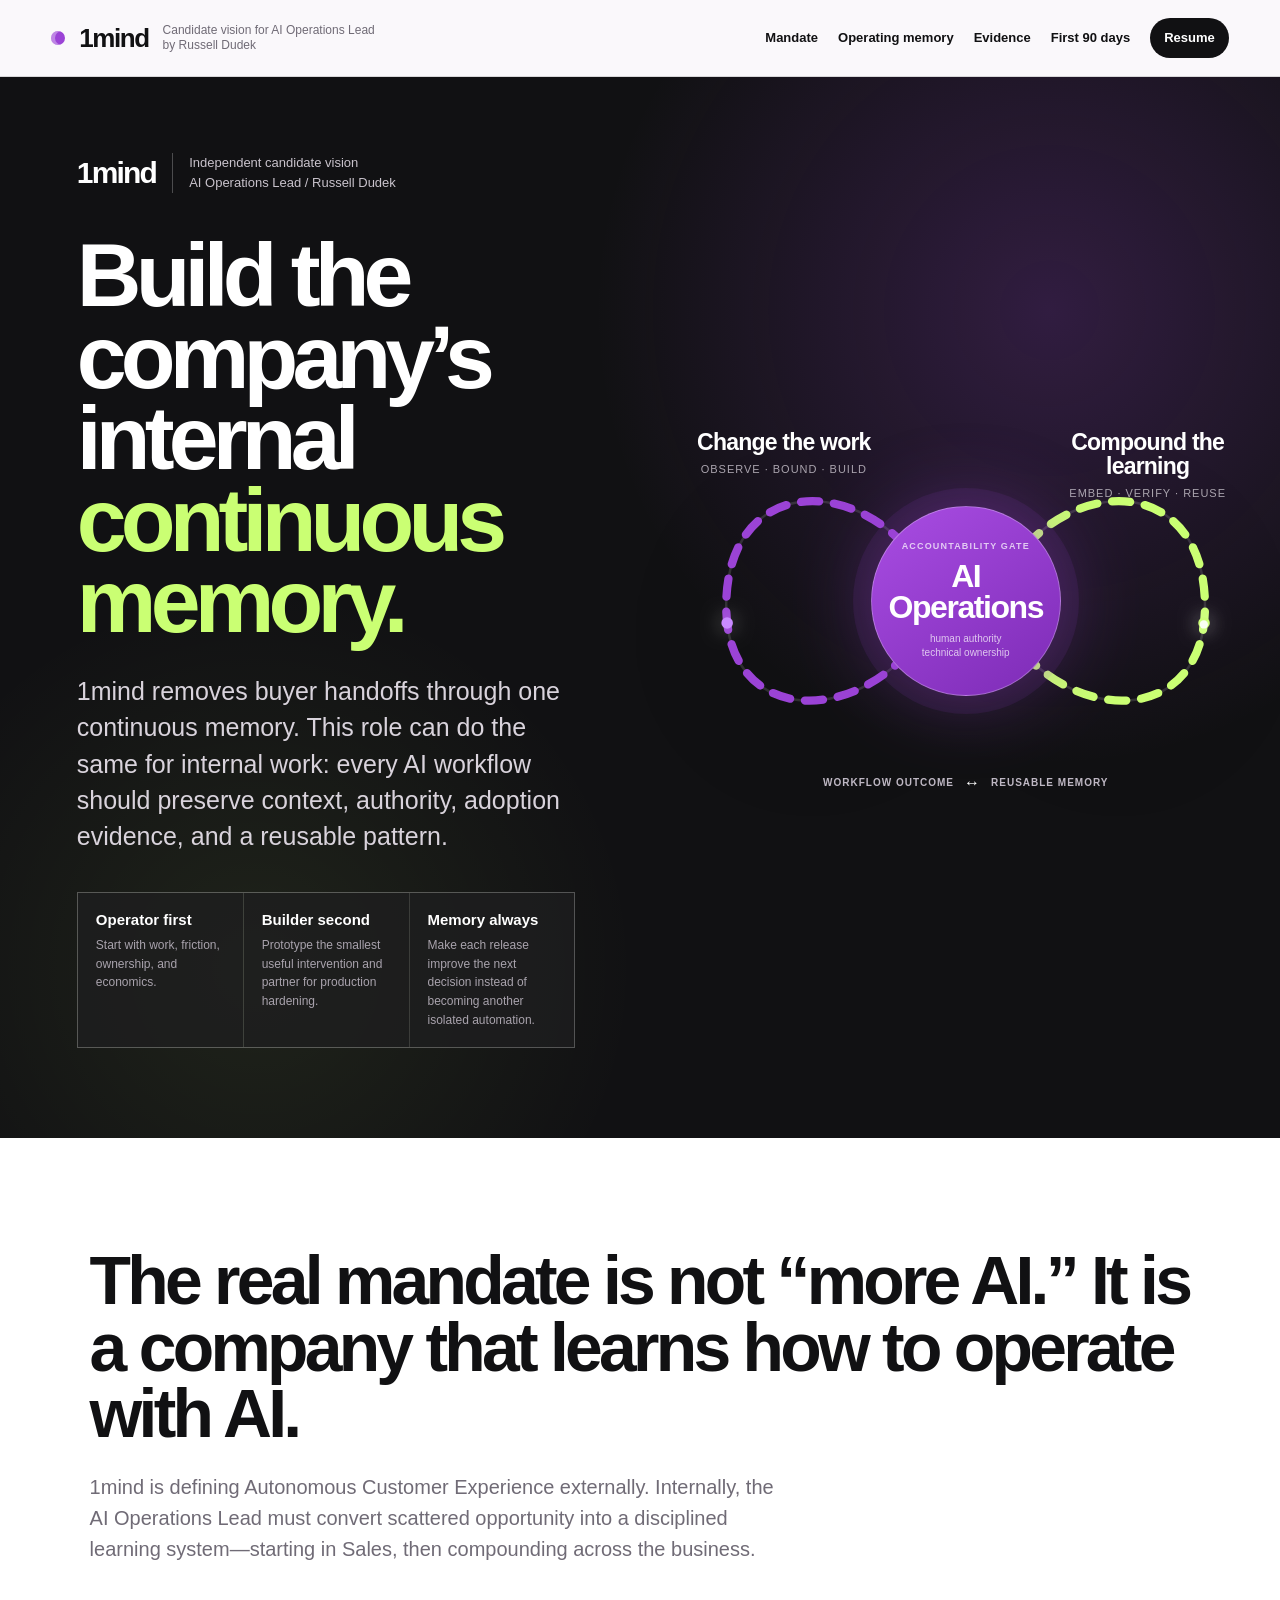
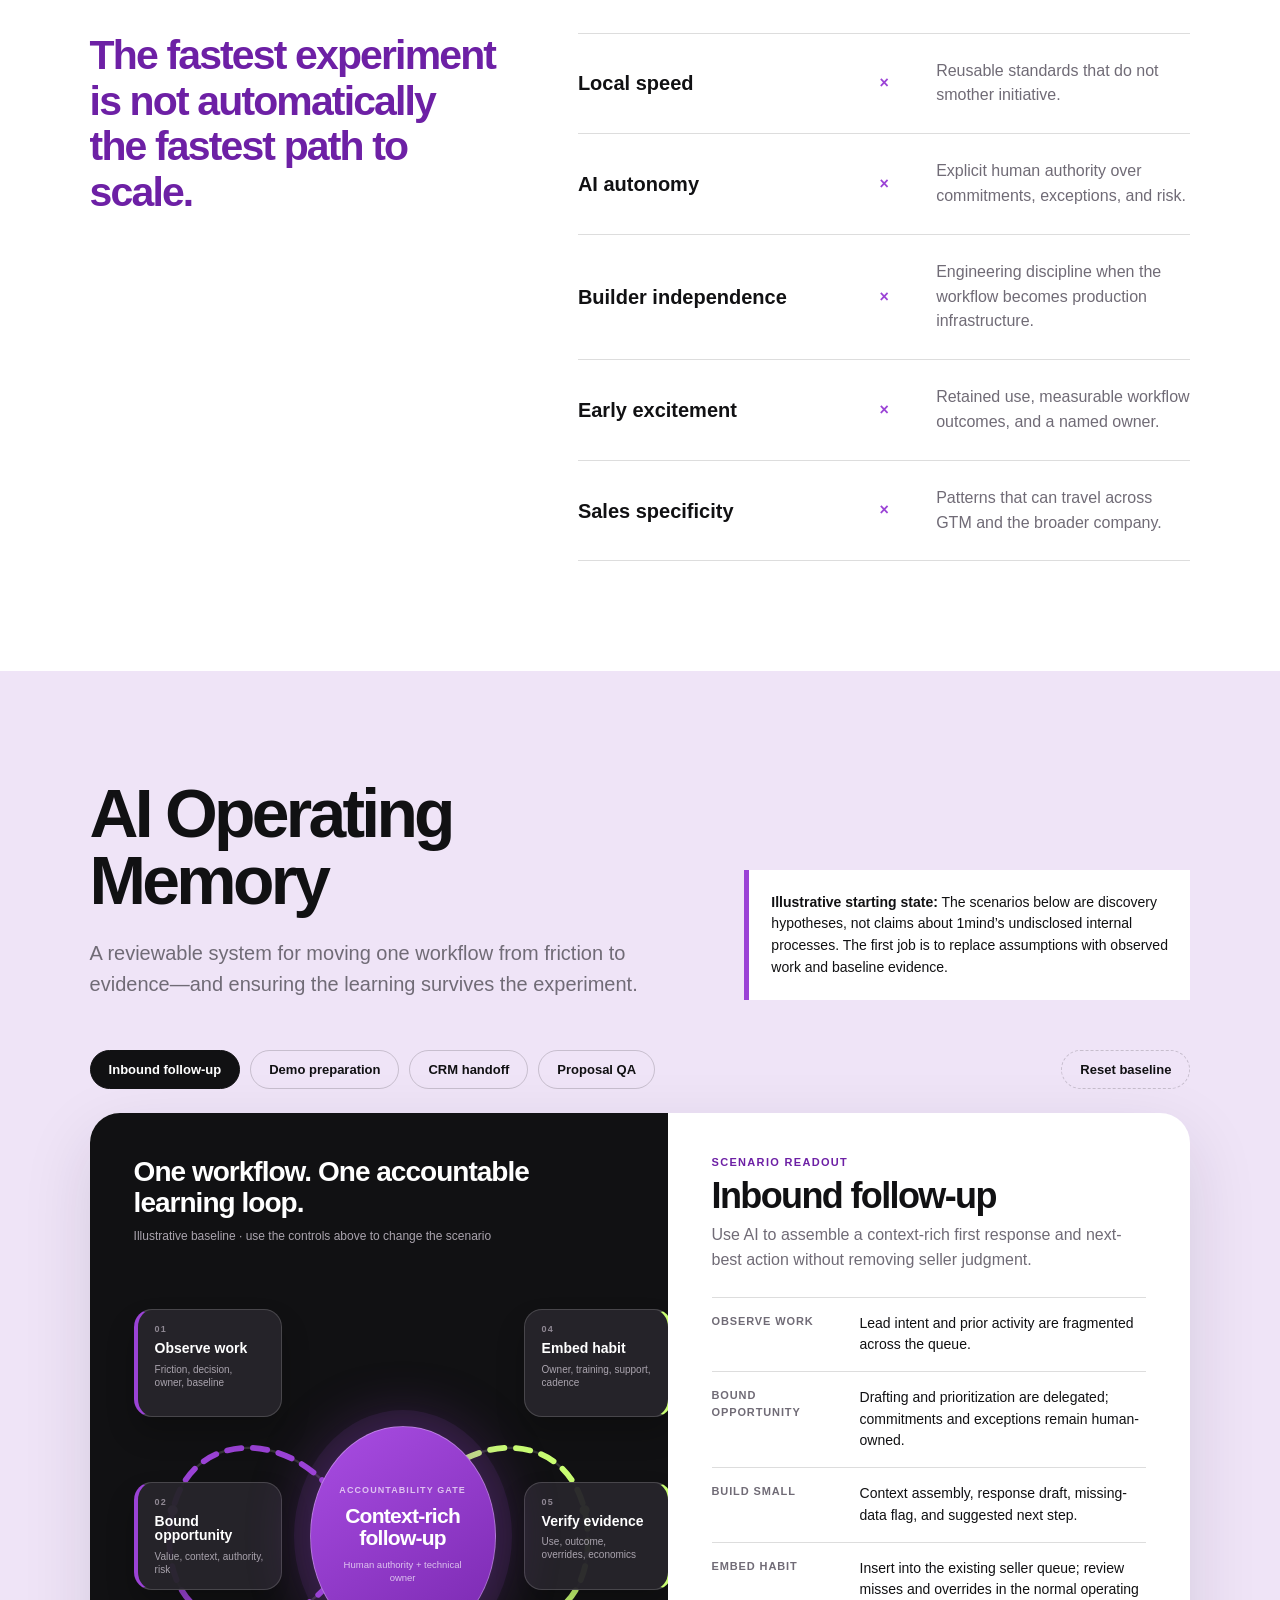
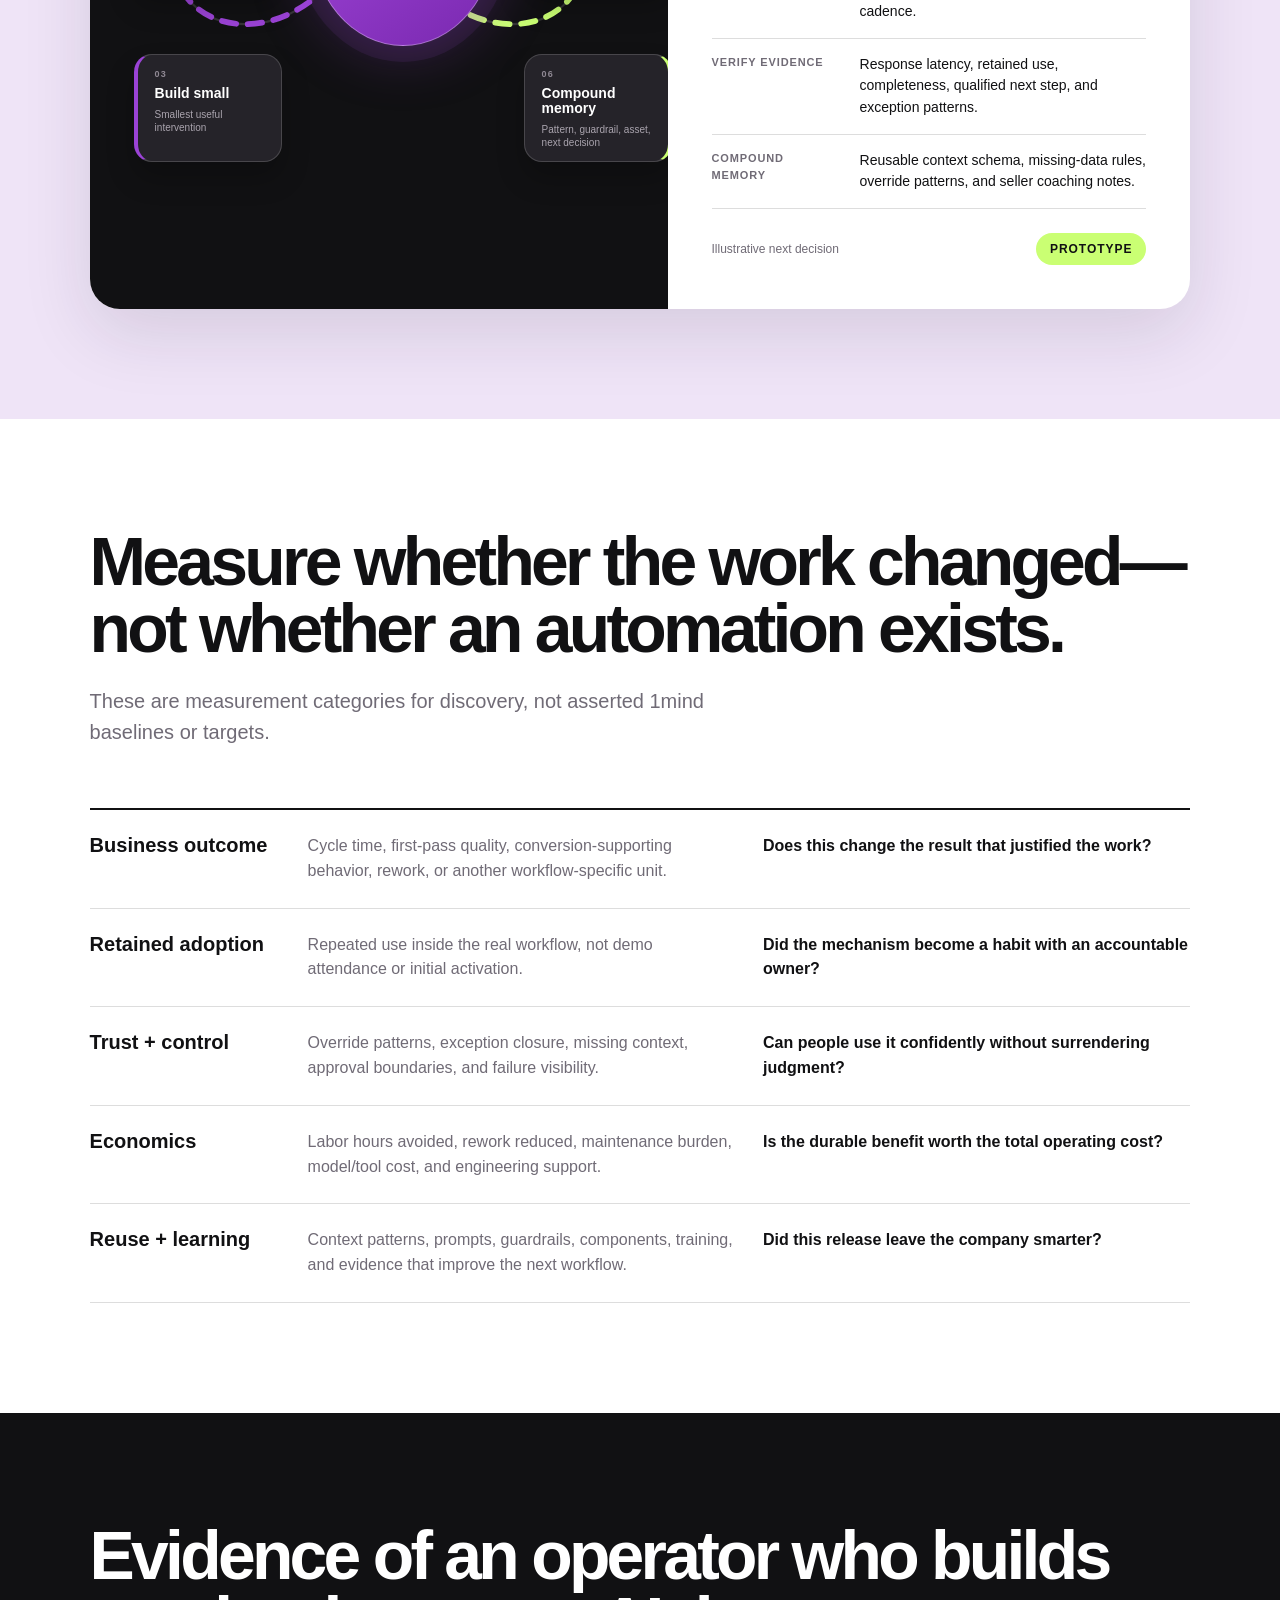
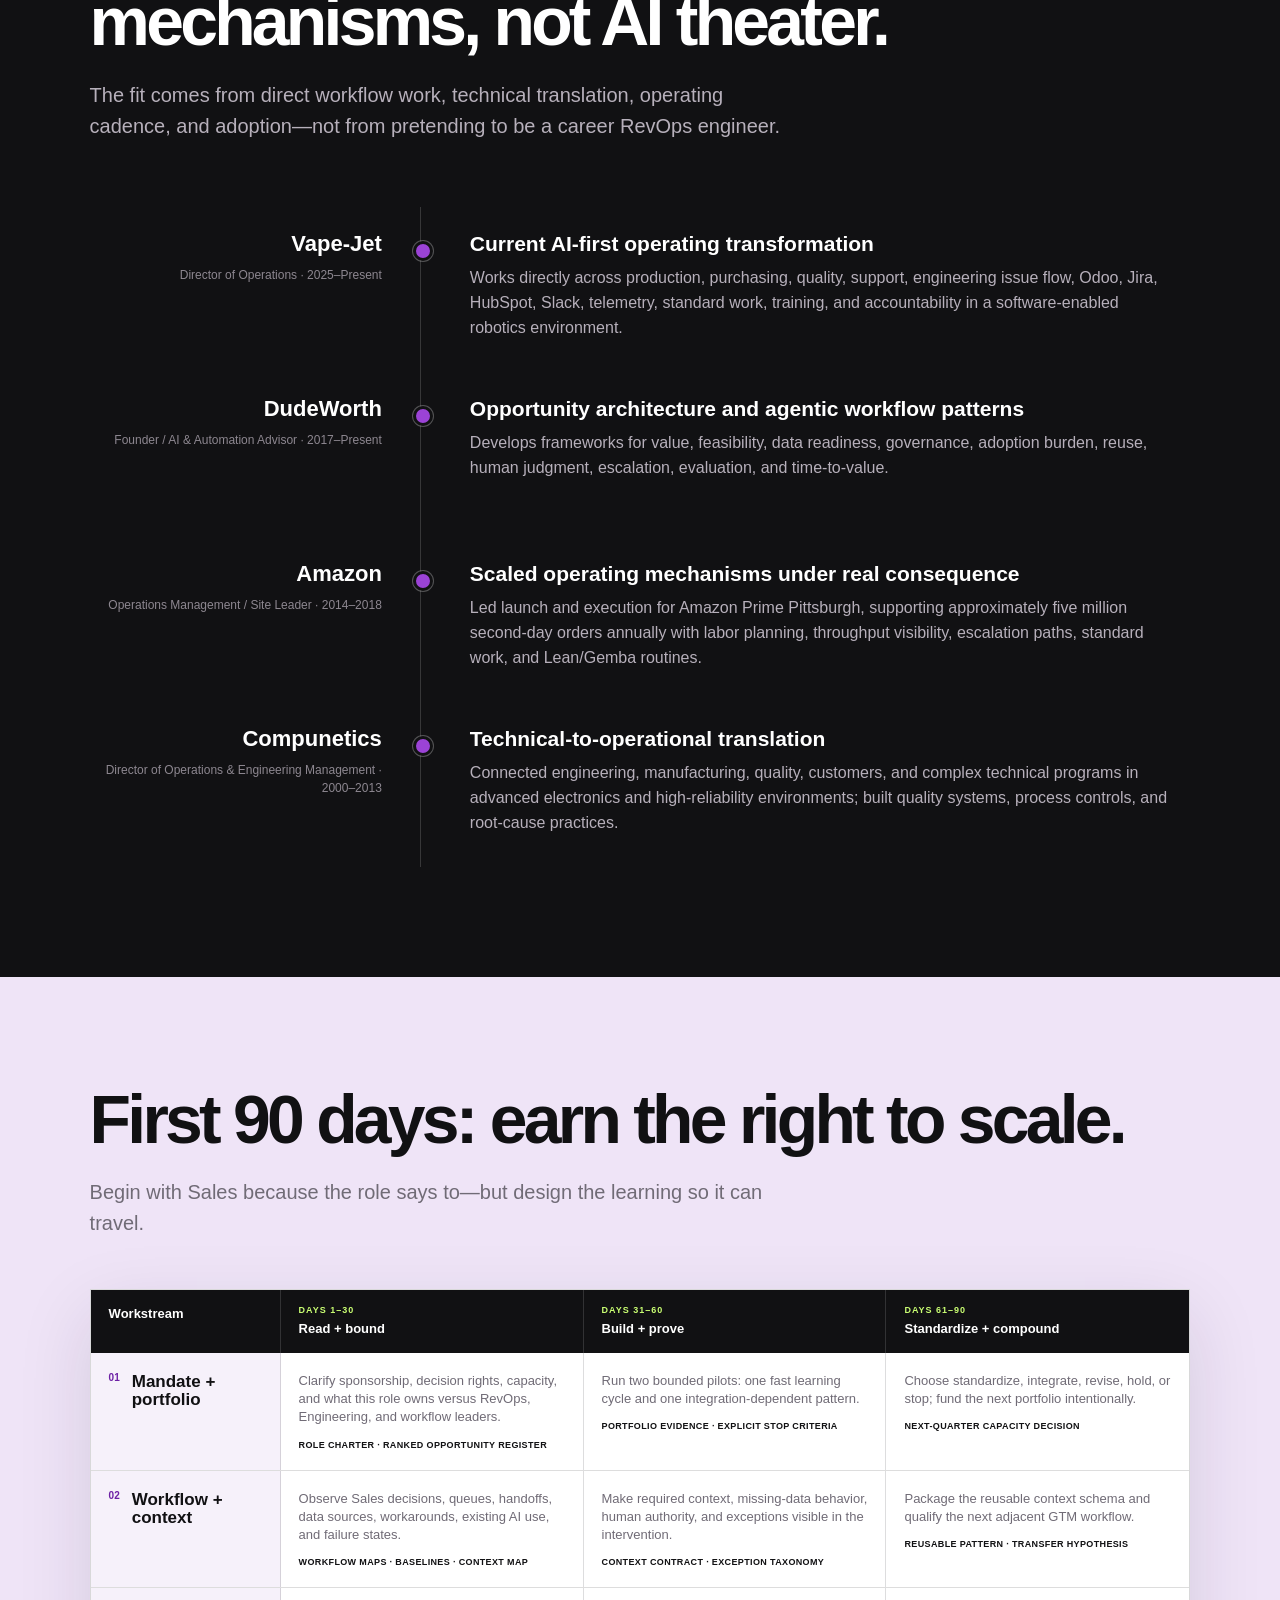
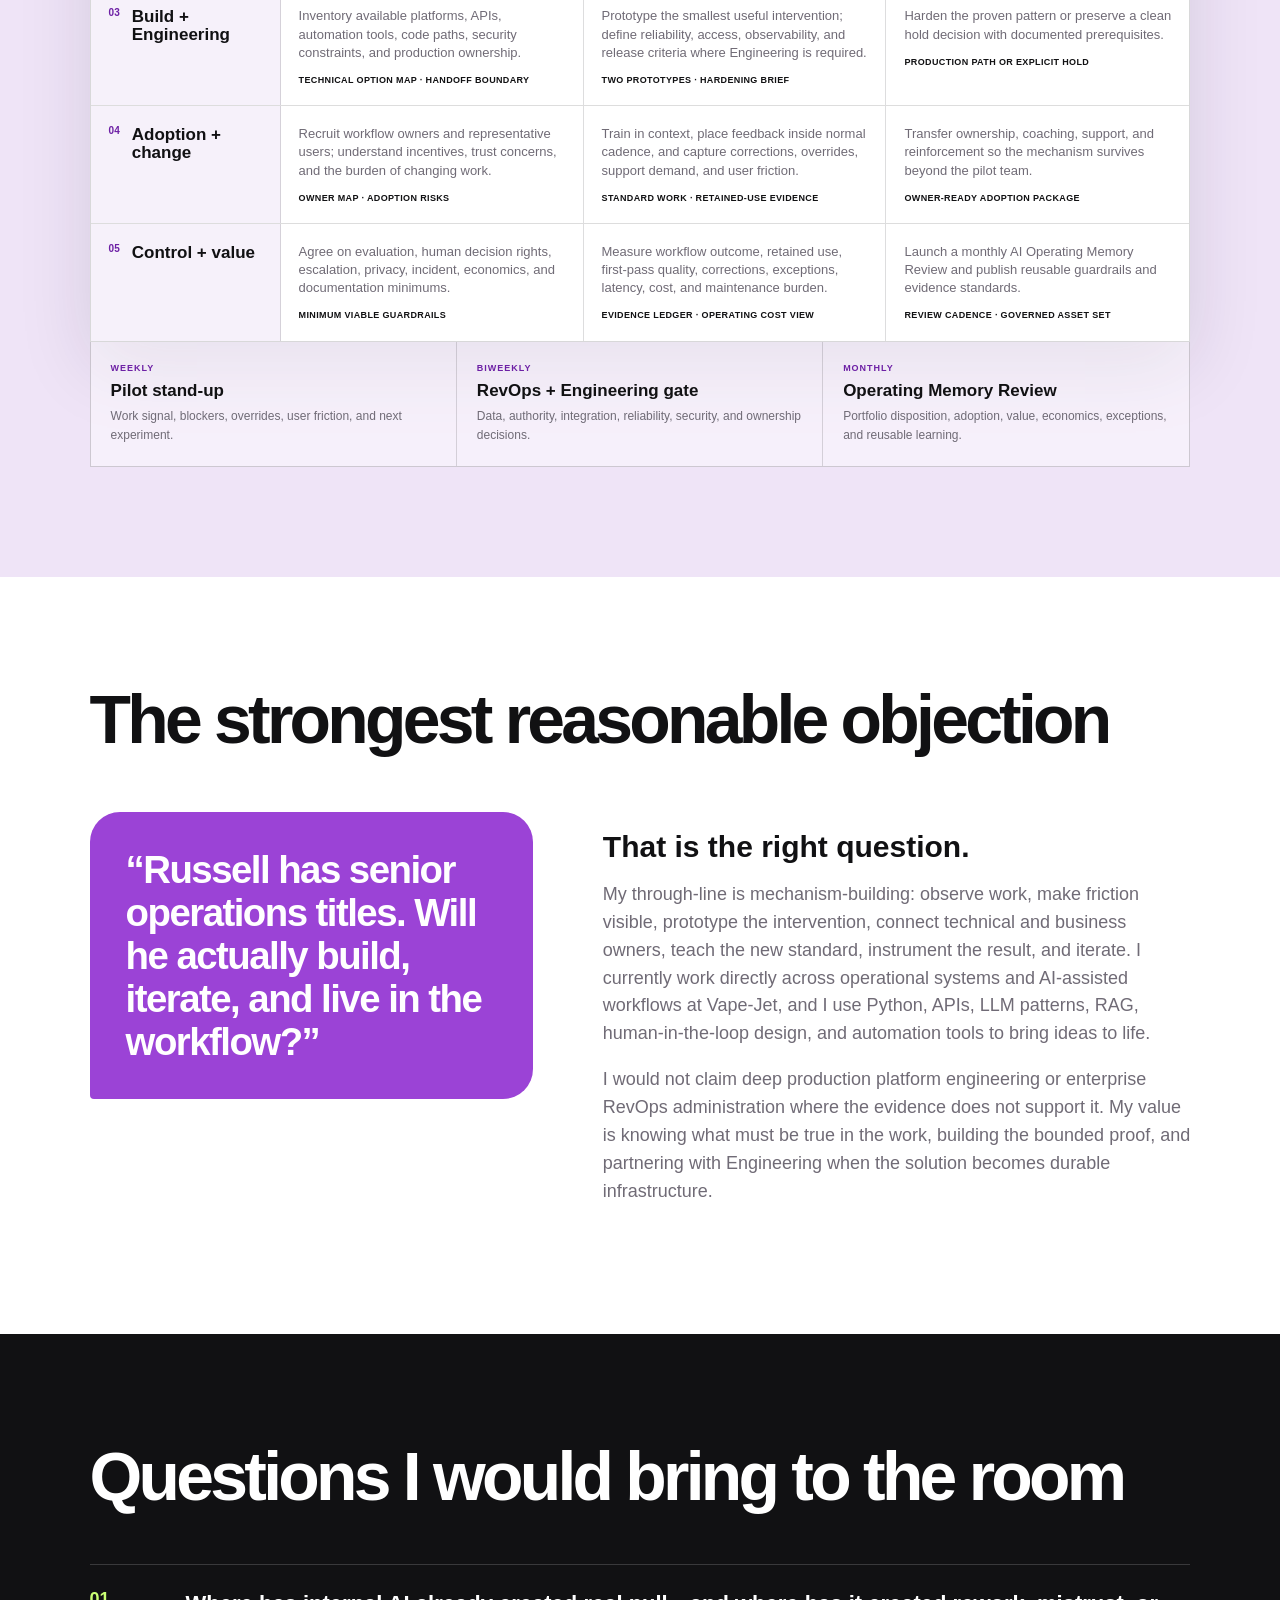
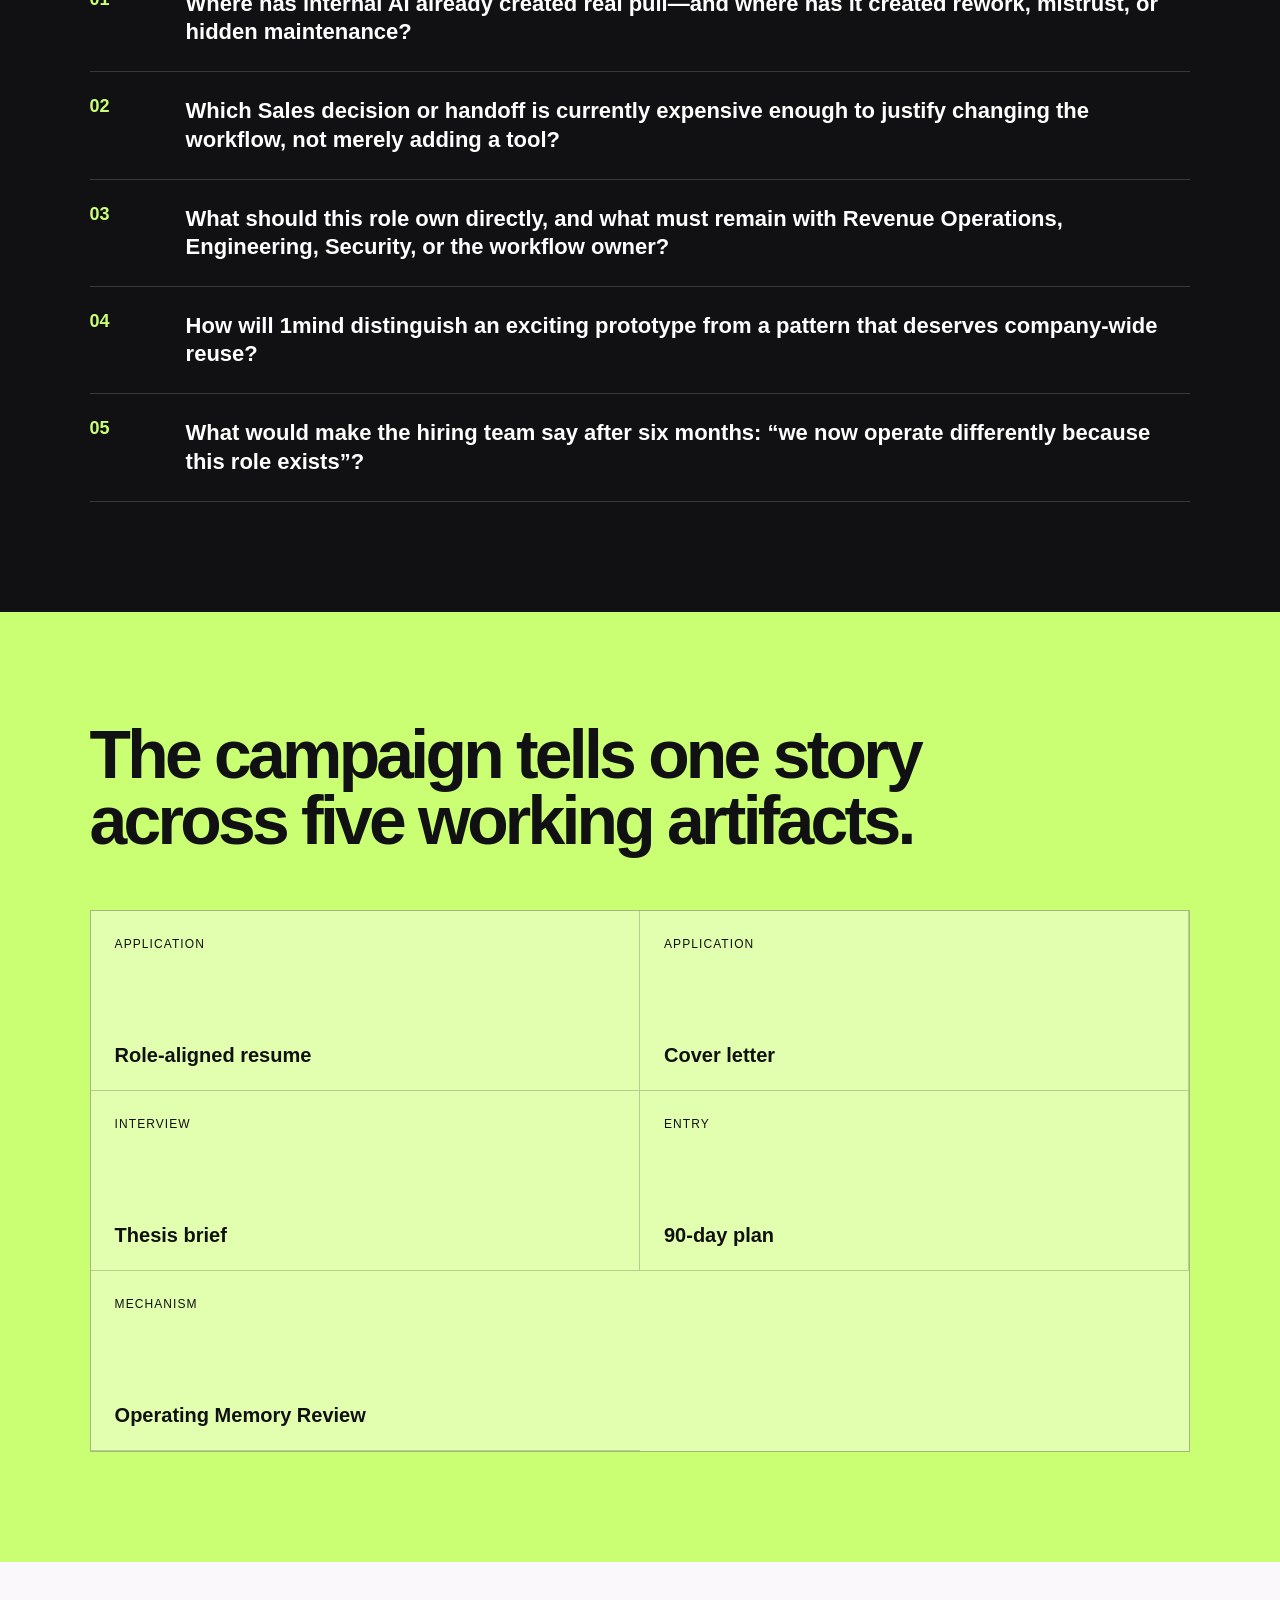
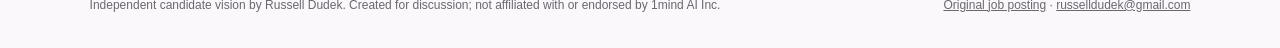
<file: index.html>
<!doctype html><html lang="en"><head><meta charset="utf-8"><meta name="viewport" content="width=device-width,initial-scale=1"><title>Russell Dudek | Candidate Vision for 1mind AI Operations Lead</title><meta name="description" content="Independent candidate vision for the AI Operations Lead role at 1mind: build the company's internal continuous memory through adopted, measurable AI workflows."><link rel="stylesheet" href="styles.css"></head><body>
<header class="site-header">
  <a class="brand-lockup" href="index.html" aria-label="1mind AI Operations Lead candidate vision home">
    <span class="brand-dot" aria-hidden="true"></span><span class="brand-word">1mind</span>
    <span class="brand-context">Candidate vision for AI Operations Lead<br>by Russell Dudek</span>
  </a>
  <nav class="site-nav" aria-label="Primary">
    <a href="#mandate">Mandate</a><a href="#model">Operating memory</a><a href="#evidence">Evidence</a><a href="#entry">First 90 days</a><a class="nav-cta" href="resume.html">Resume</a>
  </nav>
</header>
<main>
<section class="hero" id="top">
  <div class="hero-copy">
    <div class="company-identity"><span class="typed-logo">1mind</span><span class="candidate-label">Independent candidate vision<br>AI Operations Lead / Russell Dudek</span></div>
    <h1>Build the company’s internal <em>continuous memory.</em></h1>
    <p class="hero-lede">1mind removes buyer handoffs through one continuous memory. This role can do the same for internal work: every AI workflow should preserve context, authority, adoption evidence, and a reusable pattern.</p>
    <div class="hero-proof" aria-label="Candidate thesis proof points">
      <div><strong>Operator first</strong><span>Start with work, friction, ownership, and economics.</span></div>
      <div><strong>Builder second</strong><span>Prototype the smallest useful intervention and partner for production hardening.</span></div>
      <div><strong>Memory always</strong><span>Make each release improve the next decision instead of becoming another isolated automation.</span></div>
    </div>
  </div>
  <div class="memory-stage" aria-label="Animated operating memory circuit">
    <div class="memory-ring">
      <div class="memory-trace" aria-hidden="true"></div><div class="signal-packet" aria-hidden="true"></div><div class="signal-packet two" aria-hidden="true"></div><div class="signal-packet three" aria-hidden="true"></div>
      <div class="ring-node node-signal"><strong>Work signal</strong><span>Friction, decision, baseline</span></div>
      <div class="ring-node node-boundary"><strong>Boundary</strong><span>Value, data, authority, risk</span></div>
      <div class="ring-node node-build"><strong>Bounded build</strong><span>Smallest useful intervention</span></div>
      <div class="ring-node node-adopt"><strong>Adoption</strong><span>Owner, habit, training, support</span></div>
      <div class="ring-node node-memory"><strong>Operating memory</strong><span>Evidence, pattern, guardrail, reuse</span></div>
      <div class="core-readout"><div><strong>AI-native<br>operations</strong><small>work learns</small></div></div>
    </div>
  </div>
</section>
<section class="section tension" id="mandate"><div class="section-inner">
  <h2>The real mandate is not “more AI.” It is a company that learns how to operate with AI.</h2>
  <p class="section-intro">1mind is defining Autonomous Customer Experience externally. Internally, the AI Operations Lead must convert scattered opportunity into a disciplined learning system—starting in Sales, then compounding across the business.</p>
  <div class="tension-grid"><div class="tension-quote">The fastest experiment is not automatically the fastest path to scale.</div><div class="tension-list">
    <div class="tension-row"><strong>Local speed</strong><span class="versus">×</span><p>Reusable standards that do not smother initiative.</p></div>
    <div class="tension-row"><strong>AI autonomy</strong><span class="versus">×</span><p>Explicit human authority over commitments, exceptions, and risk.</p></div>
    <div class="tension-row"><strong>Builder independence</strong><span class="versus">×</span><p>Engineering discipline when the workflow becomes production infrastructure.</p></div>
    <div class="tension-row"><strong>Early excitement</strong><span class="versus">×</span><p>Retained use, measurable workflow outcomes, and a named owner.</p></div>
    <div class="tension-row"><strong>Sales specificity</strong><span class="versus">×</span><p>Patterns that can travel across GTM and the broader company.</p></div>
  </div></div>
</div></section>
<section class="section model" id="model"><div class="section-inner">
  <div class="model-head"><div><h2>AI Operating Memory</h2><p class="section-intro">A reviewable system for moving one workflow from friction to evidence—and ensuring the learning survives the experiment.</p></div><div class="model-note"><strong>Illustrative starting state:</strong> The scenarios below are discovery hypotheses, not claims about 1mind’s undisclosed internal processes. The first job is to replace assumptions with observed work and baseline evidence.</div></div>
  <div class="scenario-tabs" role="tablist" aria-label="Illustrative Sales workflow scenarios">
    <button type="button" data-scenario="inbound" aria-selected="true">Inbound follow-up</button><button type="button" data-scenario="demo" aria-selected="false">Demo preparation</button><button type="button" data-scenario="crm" aria-selected="false">CRM handoff</button><button type="button" data-scenario="proposal" aria-selected="false">Proposal QA</button><button class="reset" id="reset-scenario" type="button">Reset baseline</button>
  </div>
  <div class="memory-workbench">
    <div class="circuit-panel"><h3>One workflow. One accountable learning loop.</h3><div class="baseline">Illustrative baseline · use the controls above to change the scenario</div>
      <div class="work-circuit" aria-hidden="true"><svg viewBox="0 0 500 500"><path class="track" d="M70 82 C215 -2 427 48 458 200 C490 356 347 476 190 450 C45 426 -26 270 48 148 C54 136 61 100 70 82Z"></path><path class="active-track" d="M70 82 C215 -2 427 48 458 200 C490 356 347 476 190 450 C45 426 -26 270 48 148"></path><path class="return-track" d="M48 148 C-26 270 45 426 190 450"></path></svg>
        <div class="work-node wn-signal"><b>Work signal</b><span>Observed friction and baseline</span></div><div class="work-node wn-boundary"><b>Opportunity boundary</b><span>Value, readiness, authority, risk</span></div><div class="work-node wn-build"><b>Bounded build</b><span>Smallest useful intervention</span></div><div class="work-node wn-adopt"><b>Habit + owner</b><span>Training, support, reinforcement</span></div><div class="work-node wn-memory"><b>Operating memory</b><span>Evidence, guardrail, reusable asset</span></div><div class="work-core"><div><strong id="core-output">Context-rich follow-up</strong><small>candidate hypothesis</small></div></div>
      </div>
    </div>
    <div class="readout-panel"><div class="readout-kicker">Scenario readout</div><h3 id="scenario-title">Inbound follow-up</h3><p class="readout-summary" id="scenario-summary"></p><ul class="readout-list">
      <li><b>Work signal</b><span id="signal-output"></span></li><li><b>Boundary</b><span id="boundary-output"></span></li><li><b>Build</b><span id="build-output"></span></li><li><b>Adoption</b><span id="adoption-output"></span></li><li><b>Evidence returned</b><span id="evidence-output"></span></li>
    </ul><div class="disposition"><span>Illustrative next decision</span><strong id="disposition-output">Prototype</strong></div><div class="sr-only" id="scenario-announcer" aria-live="polite"></div></div>
  </div>
</div></section>
<section class="section scorecard"><div class="section-inner"><h2>Measure whether the work changed—not whether an automation exists.</h2><p class="section-intro">These are measurement categories for discovery, not asserted 1mind baselines or targets.</p><div class="measure-strip">
  <div class="measure-row"><h3>Business outcome</h3><p>Cycle time, first-pass quality, conversion-supporting behavior, rework, or another workflow-specific unit.</p><p class="decision">Does this change the result that justified the work?</p></div>
  <div class="measure-row"><h3>Retained adoption</h3><p>Repeated use inside the real workflow, not demo attendance or initial activation.</p><p class="decision">Did the mechanism become a habit with an accountable owner?</p></div>
  <div class="measure-row"><h3>Trust + control</h3><p>Override patterns, exception closure, missing context, approval boundaries, and failure visibility.</p><p class="decision">Can people use it confidently without surrendering judgment?</p></div>
  <div class="measure-row"><h3>Economics</h3><p>Labor hours avoided, rework reduced, maintenance burden, model/tool cost, and engineering support.</p><p class="decision">Is the durable benefit worth the total operating cost?</p></div>
  <div class="measure-row"><h3>Reuse + learning</h3><p>Context patterns, prompts, guardrails, components, training, and evidence that improve the next workflow.</p><p class="decision">Did this release leave the company smarter?</p></div>
</div></div></section>
<section class="section evidence" id="evidence"><div class="section-inner"><h2>Evidence of an operator who builds mechanisms, not AI theater.</h2><p class="section-intro">The fit comes from direct workflow work, technical translation, operating cadence, and adoption—not from pretending to be a career RevOps engineer.</p><div class="evidence-trail">
  <div class="evidence-item"><div class="evidence-org"><strong>Vape-Jet</strong><span>Director of Operations · 2025–Present</span></div><div class="evidence-detail"><h3>Current AI-first operating transformation</h3><p>Works directly across production, purchasing, quality, support, engineering issue flow, Odoo, Jira, HubSpot, Slack, telemetry, standard work, training, and accountability in a software-enabled robotics environment.</p></div></div>
  <div class="evidence-item"><div class="evidence-org"><strong>DudeWorth</strong><span>Founder / AI & Automation Advisor · 2017–Present</span></div><div class="evidence-detail"><h3>Opportunity architecture and agentic workflow patterns</h3><p>Develops frameworks for value, feasibility, data readiness, governance, adoption burden, reuse, human judgment, escalation, evaluation, and time-to-value.</p></div></div>
  <div class="evidence-item"><div class="evidence-org"><strong>Amazon</strong><span>Operations Management / Site Leader · 2014–2018</span></div><div class="evidence-detail"><h3>Scaled operating mechanisms under real consequence</h3><p>Led launch and execution for Amazon Prime Pittsburgh, supporting approximately five million second-day orders annually with labor planning, throughput visibility, escalation paths, standard work, and Lean/Gemba routines.</p></div></div>
  <div class="evidence-item"><div class="evidence-org"><strong>Compunetics</strong><span>Director of Operations & Engineering Management · 2000–2013</span></div><div class="evidence-detail"><h3>Technical-to-operational translation</h3><p>Connected engineering, manufacturing, quality, customers, and complex technical programs in advanced electronics and high-reliability environments; built quality systems, process controls, and root-cause practices.</p></div></div>
</div></div></section>
<section class="section plan" id="entry"><div class="section-inner"><h2>First 90 days: earn the right to scale.</h2><p class="section-intro">Begin with Sales because the role says to—but design the learning so it can travel.</p><div class="plan-rail">
  <div class="plan-phase"><div class="days">Days 1–30</div><h3>Read the work</h3><ul><li>Map priority Sales workflows, decisions, handoffs, systems, and existing AI use.</li><li>Create an opportunity register with value, readiness, authority, adoption, and ownership fields.</li><li>Baseline two bounded workflows and establish lightweight guardrails with RevOps and Engineering.</li></ul></div>
  <div class="plan-phase"><div class="days">Days 31–60</div><h3>Prove in the workflow</h3><ul><li>Prototype two interventions with explicit human authority and failure modes.</li><li>Run live-work pilots, instrument retained use and workflow outcomes, and document overrides.</li><li>Train the workflow owner and users inside the operating cadence—not as a separate AI event.</li></ul></div>
  <div class="plan-phase"><div class="days">Days 61–90</div><h3>Compound the memory</h3><ul><li>Harden one proven pattern; hold, revise, or stop the other based on evidence.</li><li>Publish reusable context, guardrail, ownership, training, and measurement assets.</li><li>Launch a monthly operating-memory review and select the next adjacent GTM workflow.</li></ul></div>
</div></div></section>
<section class="section objection"><div class="section-inner"><h2>The strongest reasonable objection</h2><div class="objection-grid"><div class="objection-question">“Russell has senior operations titles. Will he actually build, iterate, and live in the workflow?”</div><div class="objection-answer"><h3>That is the right question.</h3><p>My through-line is mechanism-building: observe work, make friction visible, prototype the intervention, connect technical and business owners, teach the new standard, instrument the result, and iterate. I currently work directly across operational systems and AI-assisted workflows at Vape-Jet, and I use Python, APIs, LLM patterns, RAG, human-in-the-loop design, and automation tools to bring ideas to life.</p><p>I would not claim deep production platform engineering or enterprise RevOps administration where the evidence does not support it. My value is knowing what must be true in the work, building the bounded proof, and partnering with Engineering when the solution becomes durable infrastructure.</p></div></div></div></section>
<section class="section questions"><div class="section-inner"><h2>Questions I would bring to the room</h2><div class="question-list"><div class="question"><p>Where has internal AI already created real pull—and where has it created rework, mistrust, or hidden maintenance?</p></div><div class="question"><p>Which Sales decision or handoff is currently expensive enough to justify changing the workflow, not merely adding a tool?</p></div><div class="question"><p>What should this role own directly, and what must remain with Revenue Operations, Engineering, Security, or the workflow owner?</p></div><div class="question"><p>How will 1mind distinguish an exciting prototype from a pattern that deserves company-wide reuse?</p></div><div class="question"><p>What would make the hiring team say after six months: “we now operate differently because this role exists”?</p></div></div></div></section>
<section class="section documents"><div class="section-inner"><h2>The campaign tells one story across five working artifacts.</h2><div class="doc-links"><a href="resume.html"><span>Application</span><strong>Role-aligned resume</strong></a><a href="cover-letter.html"><span>Application</span><strong>Cover letter</strong></a><a href="interview-brief.html"><span>Interview</span><strong>Thesis brief</strong></a><a href="90-day-plan.html"><span>Entry</span><strong>90-day plan</strong></a><a href="operating-memory-review.html"><span>Mechanism</span><strong>Operating Memory Review</strong></a></div></div></section>
</main><footer class="site-footer"><p>Independent candidate vision by Russell Dudek. Created for discussion; not affiliated with or endorsed by 1mind AI Inc.</p><p><a href="https://www.1mind.com/careers?ashby_jid=2b085917-8022-4e12-8a54-06de0722f091&utm_source=AJxj6qZBg9">Original job posting</a> · <a href="mailto:russelldudek@gmail.com">russelldudek@gmail.com</a></p></footer><script src="app.js"></script></body></html>
</file>
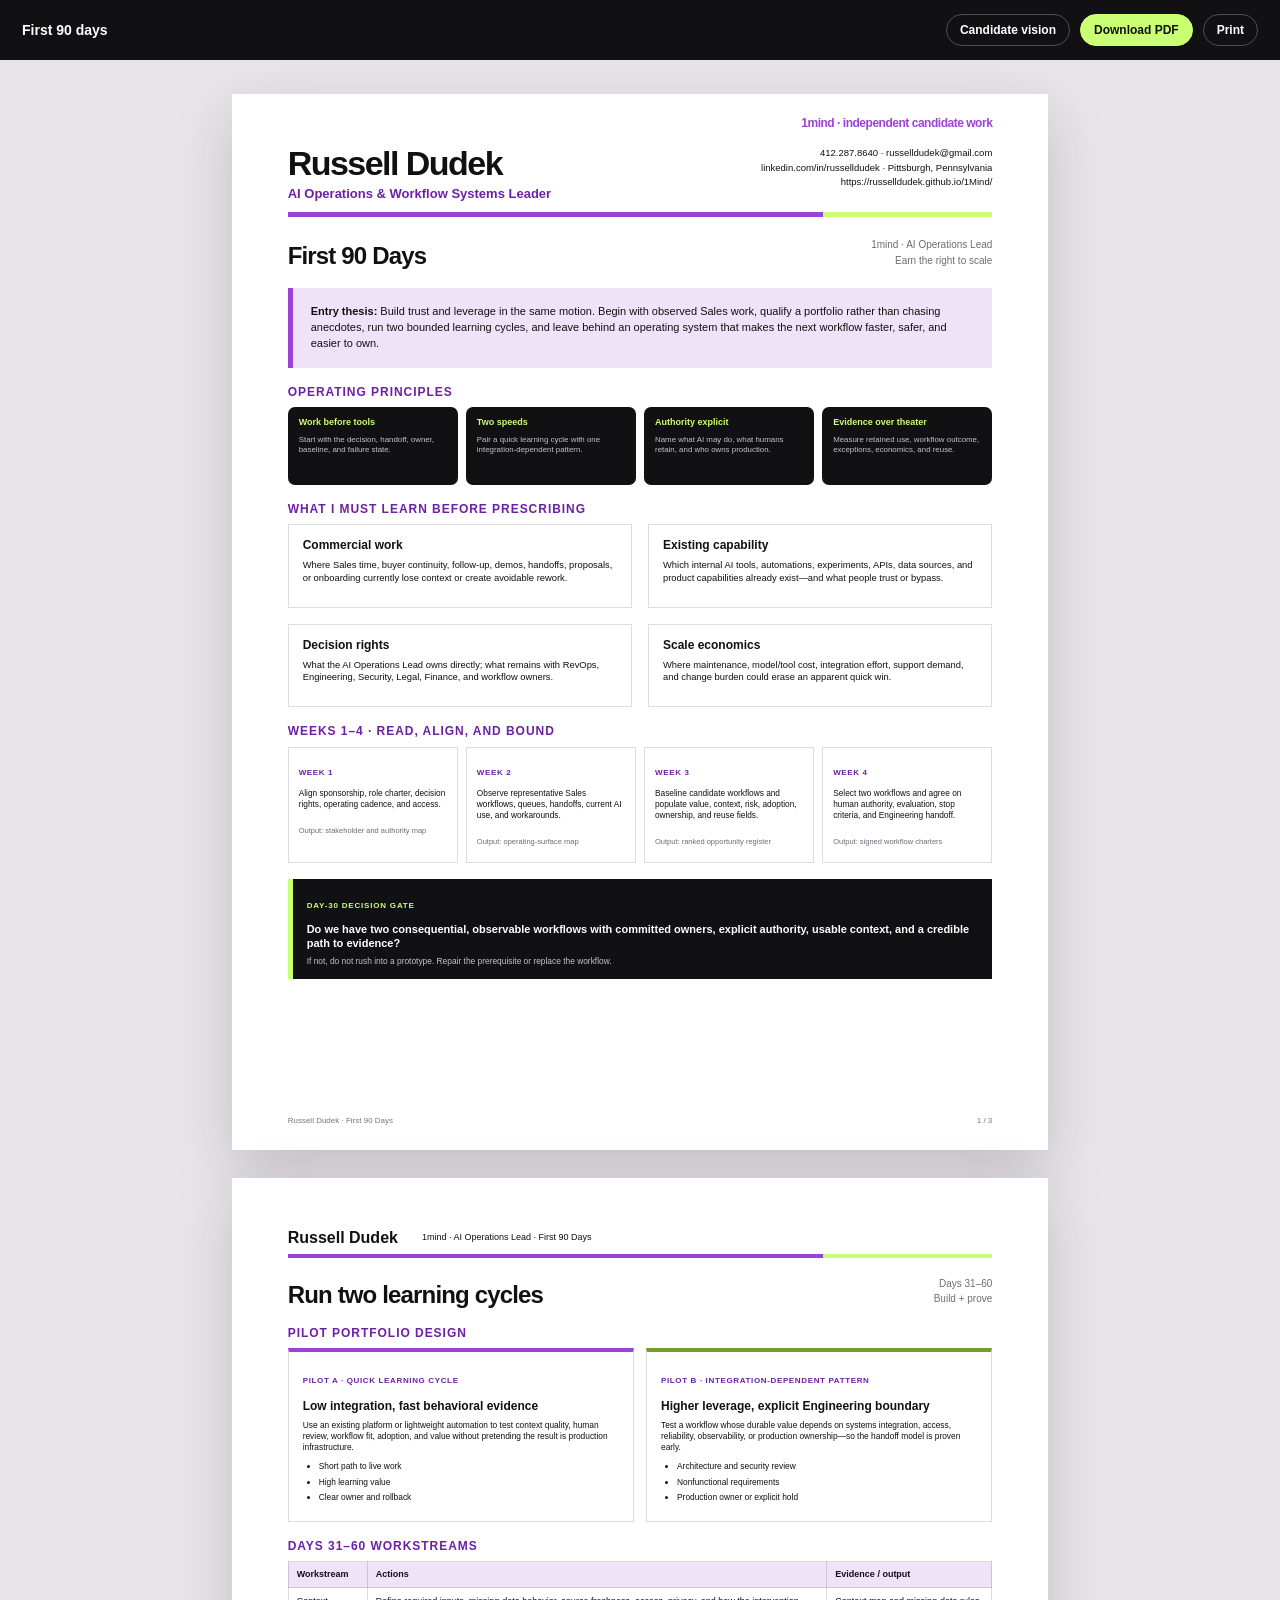
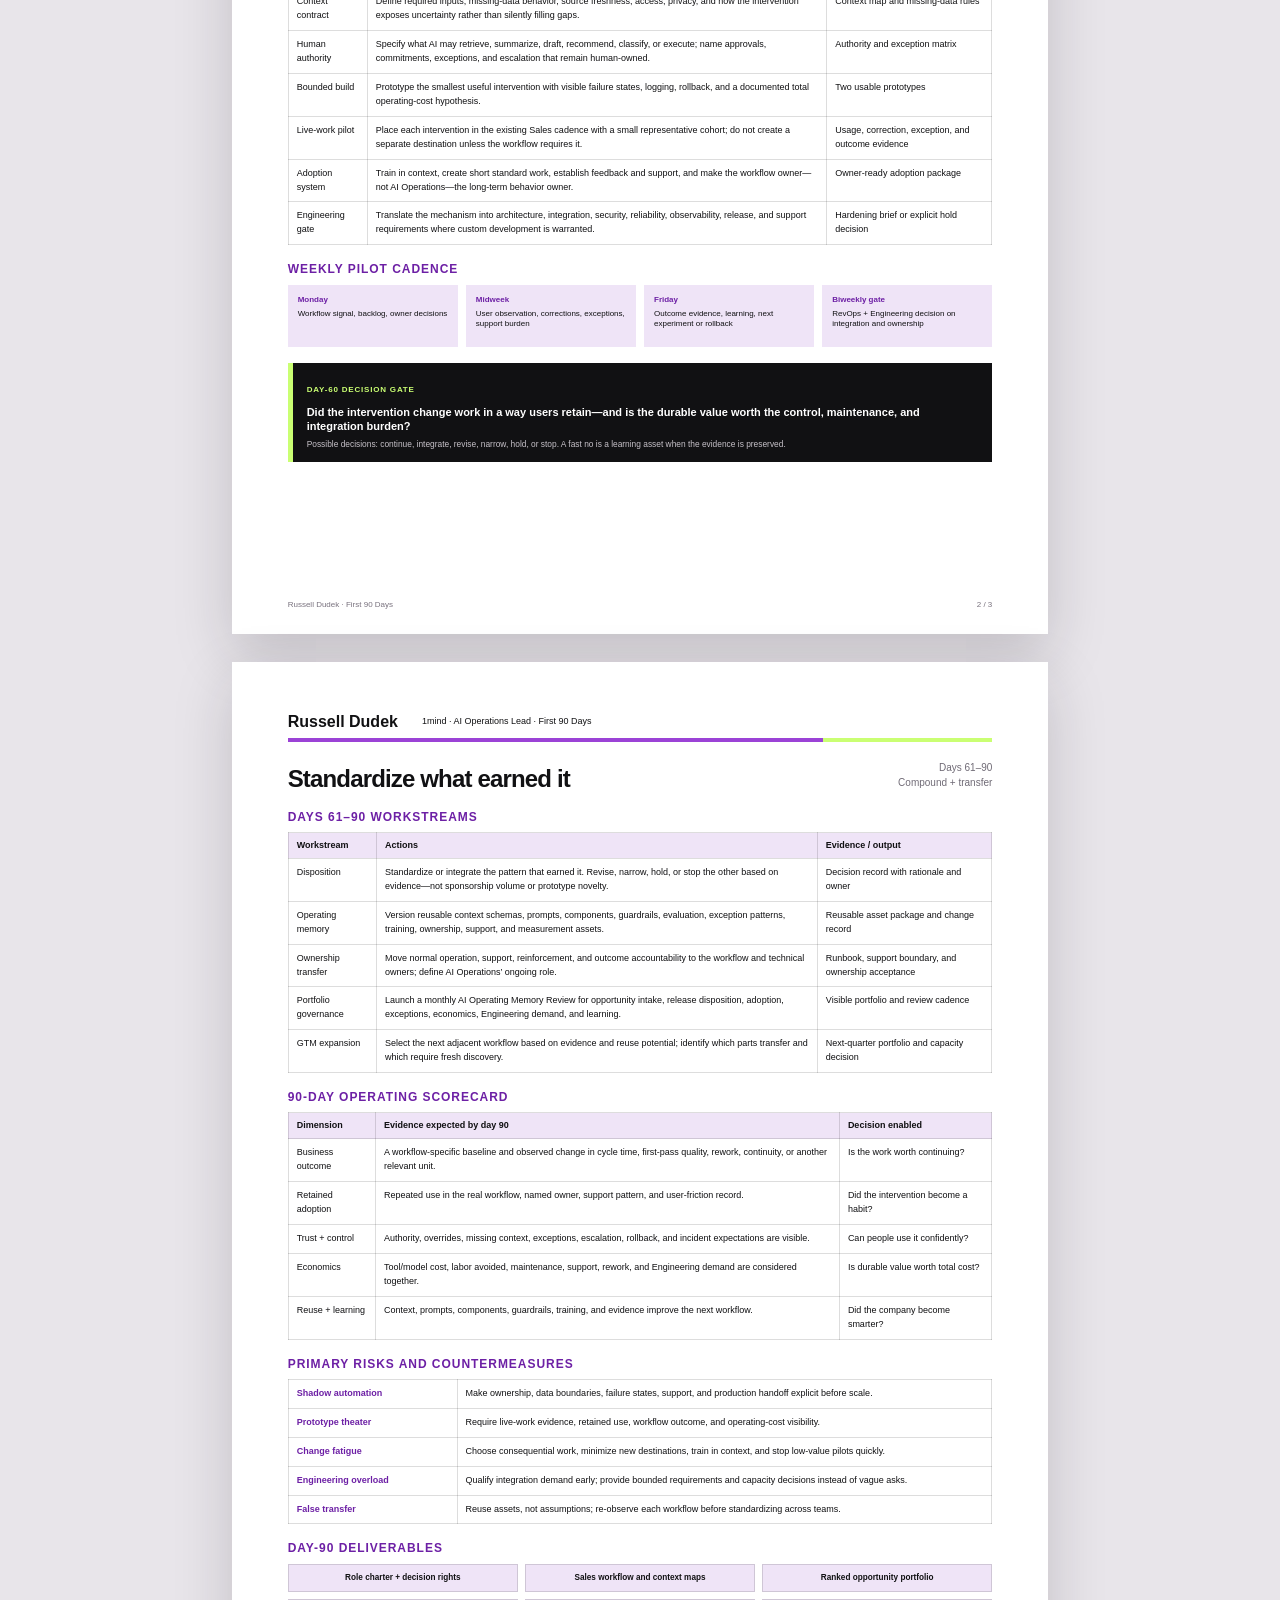
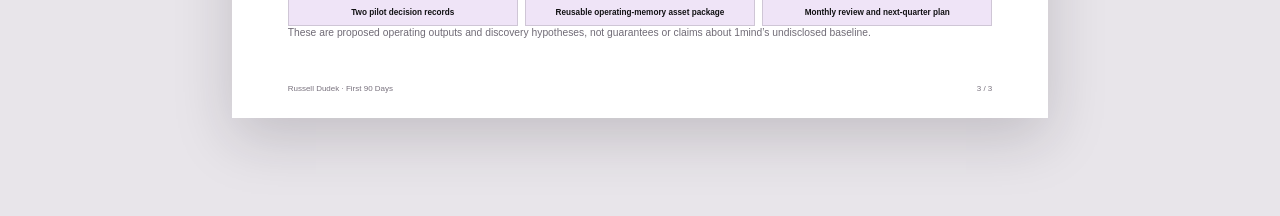
<file: 90-day-plan.html>
<!doctype html><html lang="en"><head><meta charset="utf-8"><meta name="viewport" content="width=device-width,initial-scale=1"><title>Russell Dudek | 1mind First 90 Days</title><link rel="stylesheet" href="styles.css"><link rel="stylesheet" href="revision.css"></head><body class="document-body"><div class="document-toolbar"><div class="doc-name">First 90 days</div><div class="document-actions"><a href="index.html">Candidate vision</a><a class="primary" href="docs/Russell-Dudek-1mind-First-90-Days.pdf">Download PDF</a><button type="button" onclick="window.print()">Print</button></div></div><main class="document-stack">
<section class="sheet"><div class="doc-brand">1mind · independent candidate work</div><div class="doc-header"><div class="doc-nameplate"><h1>Russell Dudek</h1><div class="identity">AI Operations & Workflow Systems Leader</div></div><div class="doc-contact"><a href="tel:+14122878640">412.287.8640</a> · <a href="mailto:russelldudek@gmail.com">russelldudek@gmail.com</a><br><a href="https://www.linkedin.com/in/russelldudek">linkedin.com/in/russelldudek</a> · Pittsburgh, Pennsylvania<br><a href="https://russelldudek.github.io/1Mind/">https://russelldudek.github.io/1Mind/</a></div></div><div class="doc-title"><h2>First 90 Days</h2><p>1mind · AI Operations Lead<br>Earn the right to scale</p></div><div class="summary-box"><p><strong>Entry thesis:</strong> Build trust and leverage in the same motion. Begin with observed Sales work, qualify a portfolio rather than chasing anecdotes, run two bounded learning cycles, and leave behind an operating system that makes the next workflow faster, safer, and easier to own.</p></div>
<div class="doc-section"><h3>Operating principles</h3><div class="plan-principles"><div class="principle-card"><b>Work before tools</b><span>Start with the decision, handoff, owner, baseline, and failure state.</span></div><div class="principle-card"><b>Two speeds</b><span>Pair a quick learning cycle with one integration-dependent pattern.</span></div><div class="principle-card"><b>Authority explicit</b><span>Name what AI may do, what humans retain, and who owns production.</span></div><div class="principle-card"><b>Evidence over theater</b><span>Measure retained use, workflow outcome, exceptions, economics, and reuse.</span></div></div></div>
<div class="doc-section"><h3>What I must learn before prescribing</h3><div class="brief-grid"><div class="brief-card"><h4>Commercial work</h4><p>Where Sales time, buyer continuity, follow-up, demos, handoffs, proposals, or onboarding currently lose context or create avoidable rework.</p></div><div class="brief-card"><h4>Existing capability</h4><p>Which internal AI tools, automations, experiments, APIs, data sources, and product capabilities already exist—and what people trust or bypass.</p></div><div class="brief-card"><h4>Decision rights</h4><p>What the AI Operations Lead owns directly; what remains with RevOps, Engineering, Security, Legal, Finance, and workflow owners.</p></div><div class="brief-card"><h4>Scale economics</h4><p>Where maintenance, model/tool cost, integration effort, support demand, and change burden could erase an apparent quick win.</p></div></div></div>
<div class="doc-section"><h3>Weeks 1–4 · read, align, and bound</h3><div class="week-strip"><div class="week-card"><b>Week 1</b><p>Align sponsorship, role charter, decision rights, operating cadence, and access.</p><small>Output: stakeholder and authority map</small></div><div class="week-card"><b>Week 2</b><p>Observe representative Sales workflows, queues, handoffs, current AI use, and workarounds.</p><small>Output: operating-surface map</small></div><div class="week-card"><b>Week 3</b><p>Baseline candidate workflows and populate value, context, risk, adoption, ownership, and reuse fields.</p><small>Output: ranked opportunity register</small></div><div class="week-card"><b>Week 4</b><p>Select two workflows and agree on human authority, evaluation, stop criteria, and Engineering handoff.</p><small>Output: signed workflow charters</small></div></div></div>
<div class="decision-gate"><span>Day-30 decision gate</span><strong>Do we have two consequential, observable workflows with committed owners, explicit authority, usable context, and a credible path to evidence?</strong><p>If not, do not rush into a prototype. Repair the prerequisite or replace the workflow.</p></div><div class="page-footer"><span>Russell Dudek · First 90 Days</span><span>1 / 3</span></div></section>
<section class="sheet"><div class="continuation-header"><strong>Russell Dudek</strong><span>1mind · AI Operations Lead · First 90 Days</span></div><div class="doc-title"><h2>Run two learning cycles</h2><p>Days 31–60<br>Build + prove</p></div><div class="doc-section"><h3>Pilot portfolio design</h3><div class="pilot-pair"><div class="pilot-card"><span class="label">Pilot A · quick learning cycle</span><h4>Low integration, fast behavioral evidence</h4><p>Use an existing platform or lightweight automation to test context quality, human review, workflow fit, adoption, and value without pretending the result is production infrastructure.</p><ul><li>Short path to live work</li><li>High learning value</li><li>Clear owner and rollback</li></ul></div><div class="pilot-card"><span class="label">Pilot B · integration-dependent pattern</span><h4>Higher leverage, explicit Engineering boundary</h4><p>Test a workflow whose durable value depends on systems integration, access, reliability, observability, or production ownership—so the handoff model is proven early.</p><ul><li>Architecture and security review</li><li>Nonfunctional requirements</li><li>Production owner or explicit hold</li></ul></div></div></div><div class="doc-section"><h3>Days 31–60 workstreams</h3><table class="plan-table dense"><thead><tr><th>Workstream</th><th>Actions</th><th>Evidence / output</th></tr></thead><tbody><tr><td>Context contract</td><td>Define required inputs, missing-data behavior, source freshness, access, privacy, and how the intervention exposes uncertainty rather than silently filling gaps.</td><td>Context map and missing-data rules</td></tr><tr><td>Human authority</td><td>Specify what AI may retrieve, summarize, draft, recommend, classify, or execute; name approvals, commitments, exceptions, and escalation that remain human-owned.</td><td>Authority and exception matrix</td></tr><tr><td>Bounded build</td><td>Prototype the smallest useful intervention with visible failure states, logging, rollback, and a documented total operating-cost hypothesis.</td><td>Two usable prototypes</td></tr><tr><td>Live-work pilot</td><td>Place each intervention in the existing Sales cadence with a small representative cohort; do not create a separate destination unless the workflow requires it.</td><td>Usage, correction, exception, and outcome evidence</td></tr><tr><td>Adoption system</td><td>Train in context, create short standard work, establish feedback and support, and make the workflow owner—not AI Operations—the long-term behavior owner.</td><td>Owner-ready adoption package</td></tr><tr><td>Engineering gate</td><td>Translate the mechanism into architecture, integration, security, reliability, observability, release, and support requirements where custom development is warranted.</td><td>Hardening brief or explicit hold decision</td></tr></tbody></table></div><div class="doc-section"><h3>Weekly pilot cadence</h3><div class="cadence-grid"><div class="cadence-card"><b>Monday</b>Workflow signal, backlog, owner decisions</div><div class="cadence-card"><b>Midweek</b>User observation, corrections, exceptions, support burden</div><div class="cadence-card"><b>Friday</b>Outcome evidence, learning, next experiment or rollback</div><div class="cadence-card"><b>Biweekly gate</b>RevOps + Engineering decision on integration and ownership</div></div></div><div class="decision-gate"><span>Day-60 decision gate</span><strong>Did the intervention change work in a way users retain—and is the durable value worth the control, maintenance, and integration burden?</strong><p>Possible decisions: continue, integrate, revise, narrow, hold, or stop. A fast no is a learning asset when the evidence is preserved.</p></div><div class="page-footer"><span>Russell Dudek · First 90 Days</span><span>2 / 3</span></div></section>
<section class="sheet"><div class="continuation-header"><strong>Russell Dudek</strong><span>1mind · AI Operations Lead · First 90 Days</span></div><div class="doc-title"><h2>Standardize what earned it</h2><p>Days 61–90<br>Compound + transfer</p></div><div class="doc-section"><h3>Days 61–90 workstreams</h3><table class="plan-table dense"><thead><tr><th>Workstream</th><th>Actions</th><th>Evidence / output</th></tr></thead><tbody><tr><td>Disposition</td><td>Standardize or integrate the pattern that earned it. Revise, narrow, hold, or stop the other based on evidence—not sponsorship volume or prototype novelty.</td><td>Decision record with rationale and owner</td></tr><tr><td>Operating memory</td><td>Version reusable context schemas, prompts, components, guardrails, evaluation, exception patterns, training, ownership, support, and measurement assets.</td><td>Reusable asset package and change record</td></tr><tr><td>Ownership transfer</td><td>Move normal operation, support, reinforcement, and outcome accountability to the workflow and technical owners; define AI Operations’ ongoing role.</td><td>Runbook, support boundary, and ownership acceptance</td></tr><tr><td>Portfolio governance</td><td>Launch a monthly AI Operating Memory Review for opportunity intake, release disposition, adoption, exceptions, economics, Engineering demand, and learning.</td><td>Visible portfolio and review cadence</td></tr><tr><td>GTM expansion</td><td>Select the next adjacent workflow based on evidence and reuse potential; identify which parts transfer and which require fresh discovery.</td><td>Next-quarter portfolio and capacity decision</td></tr></tbody></table></div><div class="doc-section"><h3>90-day operating scorecard</h3><table class="plan-table"><thead><tr><th>Dimension</th><th>Evidence expected by day 90</th><th>Decision enabled</th></tr></thead><tbody><tr><td>Business outcome</td><td>A workflow-specific baseline and observed change in cycle time, first-pass quality, rework, continuity, or another relevant unit.</td><td>Is the work worth continuing?</td></tr><tr><td>Retained adoption</td><td>Repeated use in the real workflow, named owner, support pattern, and user-friction record.</td><td>Did the intervention become a habit?</td></tr><tr><td>Trust + control</td><td>Authority, overrides, missing context, exceptions, escalation, rollback, and incident expectations are visible.</td><td>Can people use it confidently?</td></tr><tr><td>Economics</td><td>Tool/model cost, labor avoided, maintenance, support, rework, and Engineering demand are considered together.</td><td>Is durable value worth total cost?</td></tr><tr><td>Reuse + learning</td><td>Context, prompts, components, guardrails, training, and evidence improve the next workflow.</td><td>Did the company become smarter?</td></tr></tbody></table></div><div class="doc-section"><h3>Primary risks and countermeasures</h3><table class="plan-table risk-table"><tbody><tr><td>Shadow automation</td><td>Make ownership, data boundaries, failure states, support, and production handoff explicit before scale.</td></tr><tr><td>Prototype theater</td><td>Require live-work evidence, retained use, workflow outcome, and operating-cost visibility.</td></tr><tr><td>Change fatigue</td><td>Choose consequential work, minimize new destinations, train in context, and stop low-value pilots quickly.</td></tr><tr><td>Engineering overload</td><td>Qualify integration demand early; provide bounded requirements and capacity decisions instead of vague asks.</td></tr><tr><td>False transfer</td><td>Reuse assets, not assumptions; re-observe each workflow before standardizing across teams.</td></tr></tbody></table></div><div class="doc-section"><h3>Day-90 deliverables</h3><div class="deliverable-grid"><div>Role charter + decision rights</div><div>Sales workflow and context maps</div><div>Ranked opportunity portfolio</div><div>Two pilot decision records</div><div>Reusable operating-memory asset package</div><div>Monthly review and next-quarter plan</div></div><p class="source-note">These are proposed operating outputs and discovery hypotheses, not guarantees or claims about 1mind’s undisclosed baseline.</p></div><div class="page-footer"><span>Russell Dudek · First 90 Days</span><span>3 / 3</span></div></section></main></body></html>
</file>
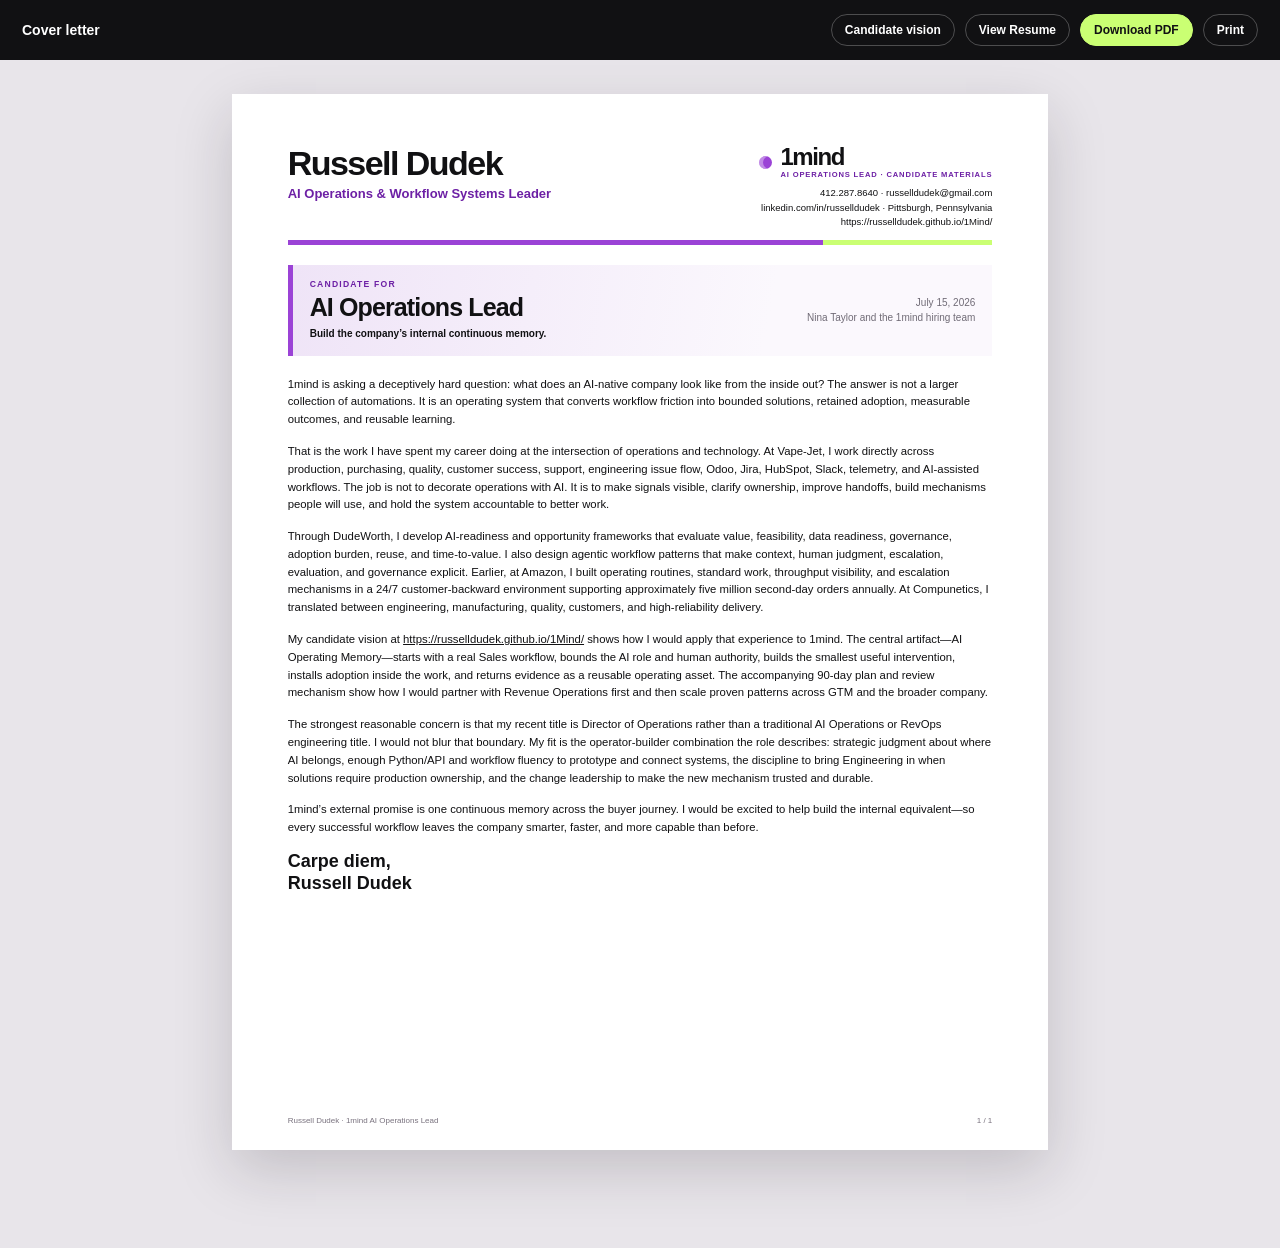
<file: cover-letter.html>
<!doctype html><html lang="en"><head><meta charset="utf-8"><meta name="viewport" content="width=device-width,initial-scale=1"><title>Russell Dudek | 1mind Cover Letter</title><link rel="stylesheet" href="styles.css"></head><body class="document-body"><div class="document-toolbar"><div class="doc-name">Cover letter</div><div class="document-actions"><a href="index.html">Candidate vision</a><a href="resume.html">View Resume</a><a class="primary" href="docs/Russell-Dudek-1mind-Cover-Letter.pdf">Download PDF</a><button type="button" onclick="window.print()">Print</button></div></div><main class="document-stack"><section class="sheet cover-sheet"><div class="doc-header"><div class="doc-nameplate"><h1>Russell Dudek</h1><div class="identity">AI Operations & Workflow Systems Leader</div></div><div class="doc-contact"><div class="doc-company-lockup"><span class="doc-brand-dot" aria-hidden="true"></span><div><strong class="doc-brand-word">1mind</strong><span class="doc-brand-caption">AI Operations Lead · candidate materials</span></div></div><a href="tel:+14122878640">412.287.8640</a> · <a href="mailto:russelldudek@gmail.com">russelldudek@gmail.com</a><br><a href="https://www.linkedin.com/in/russelldudek">linkedin.com/in/russelldudek</a> · Pittsburgh, Pennsylvania<br><a href="https://russelldudek.github.io/1Mind/">https://russelldudek.github.io/1Mind/</a></div></div><div class="doc-title cover-title"><div><span class="role-kicker">Candidate for</span><h2>AI Operations Lead</h2><p class="cover-thesis">Build the company’s internal continuous memory.</p></div><p class="cover-recipient">July 15, 2026<br>Nina Taylor and the 1mind hiring team</p></div><div class="cover-body">
<p>1mind is asking a deceptively hard question: what does an AI-native company look like from the inside out? The answer is not a larger collection of automations. It is an operating system that converts workflow friction into bounded solutions, retained adoption, measurable outcomes, and reusable learning.</p>
<p>That is the work I have spent my career doing at the intersection of operations and technology. At Vape-Jet, I work directly across production, purchasing, quality, customer success, support, engineering issue flow, Odoo, Jira, HubSpot, Slack, telemetry, and AI-assisted workflows. The job is not to decorate operations with AI. It is to make signals visible, clarify ownership, improve handoffs, build mechanisms people will use, and hold the system accountable to better work.</p>
<p>Through DudeWorth, I develop AI-readiness and opportunity frameworks that evaluate value, feasibility, data readiness, governance, adoption burden, reuse, and time-to-value. I also design agentic workflow patterns that make context, human judgment, escalation, evaluation, and governance explicit. Earlier, at Amazon, I built operating routines, standard work, throughput visibility, and escalation mechanisms in a 24/7 customer-backward environment supporting approximately five million second-day orders annually. At Compunetics, I translated between engineering, manufacturing, quality, customers, and high-reliability delivery.</p>
<p>My candidate vision at <a href="https://russelldudek.github.io/1Mind/">https://russelldudek.github.io/1Mind/</a> shows how I would apply that experience to 1mind. The central artifact—AI Operating Memory—starts with a real Sales workflow, bounds the AI role and human authority, builds the smallest useful intervention, installs adoption inside the work, and returns evidence as a reusable operating asset. The accompanying 90-day plan and review mechanism show how I would partner with Revenue Operations first and then scale proven patterns across GTM and the broader company.</p>
<p>The strongest reasonable concern is that my recent title is Director of Operations rather than a traditional AI Operations or RevOps engineering title. I would not blur that boundary. My fit is the operator-builder combination the role describes: strategic judgment about where AI belongs, enough Python/API and workflow fluency to prototype and connect systems, the discipline to bring Engineering in when solutions require production ownership, and the change leadership to make the new mechanism trusted and durable.</p>
<p>1mind’s external promise is one continuous memory across the buyer journey. I would be excited to help build the internal equivalent—so every successful workflow leaves the company smarter, faster, and more capable than before.</p>
<p class="cover-signature">Carpe diem,<br>Russell Dudek</p></div><div class="page-footer"><span>Russell Dudek · 1mind AI Operations Lead</span><span>1 / 1</span></div></section></main></body></html>
</file>
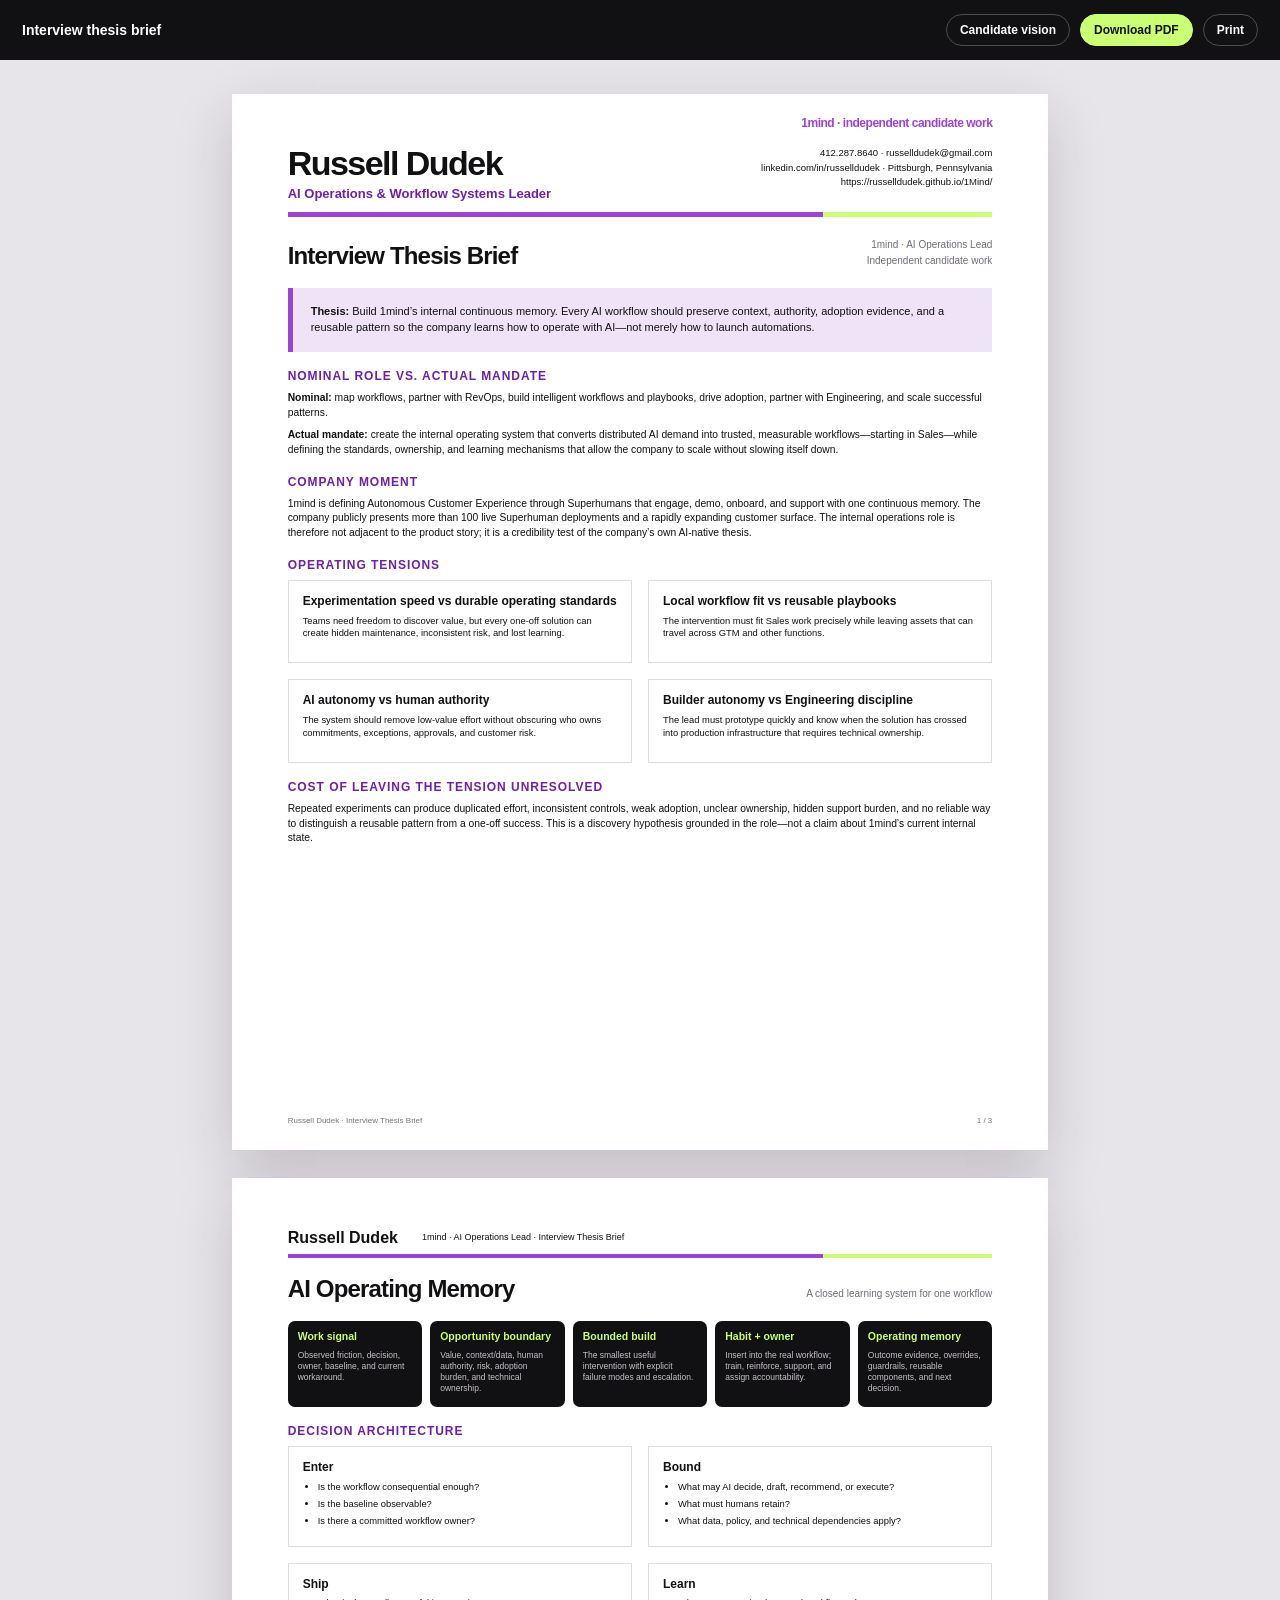
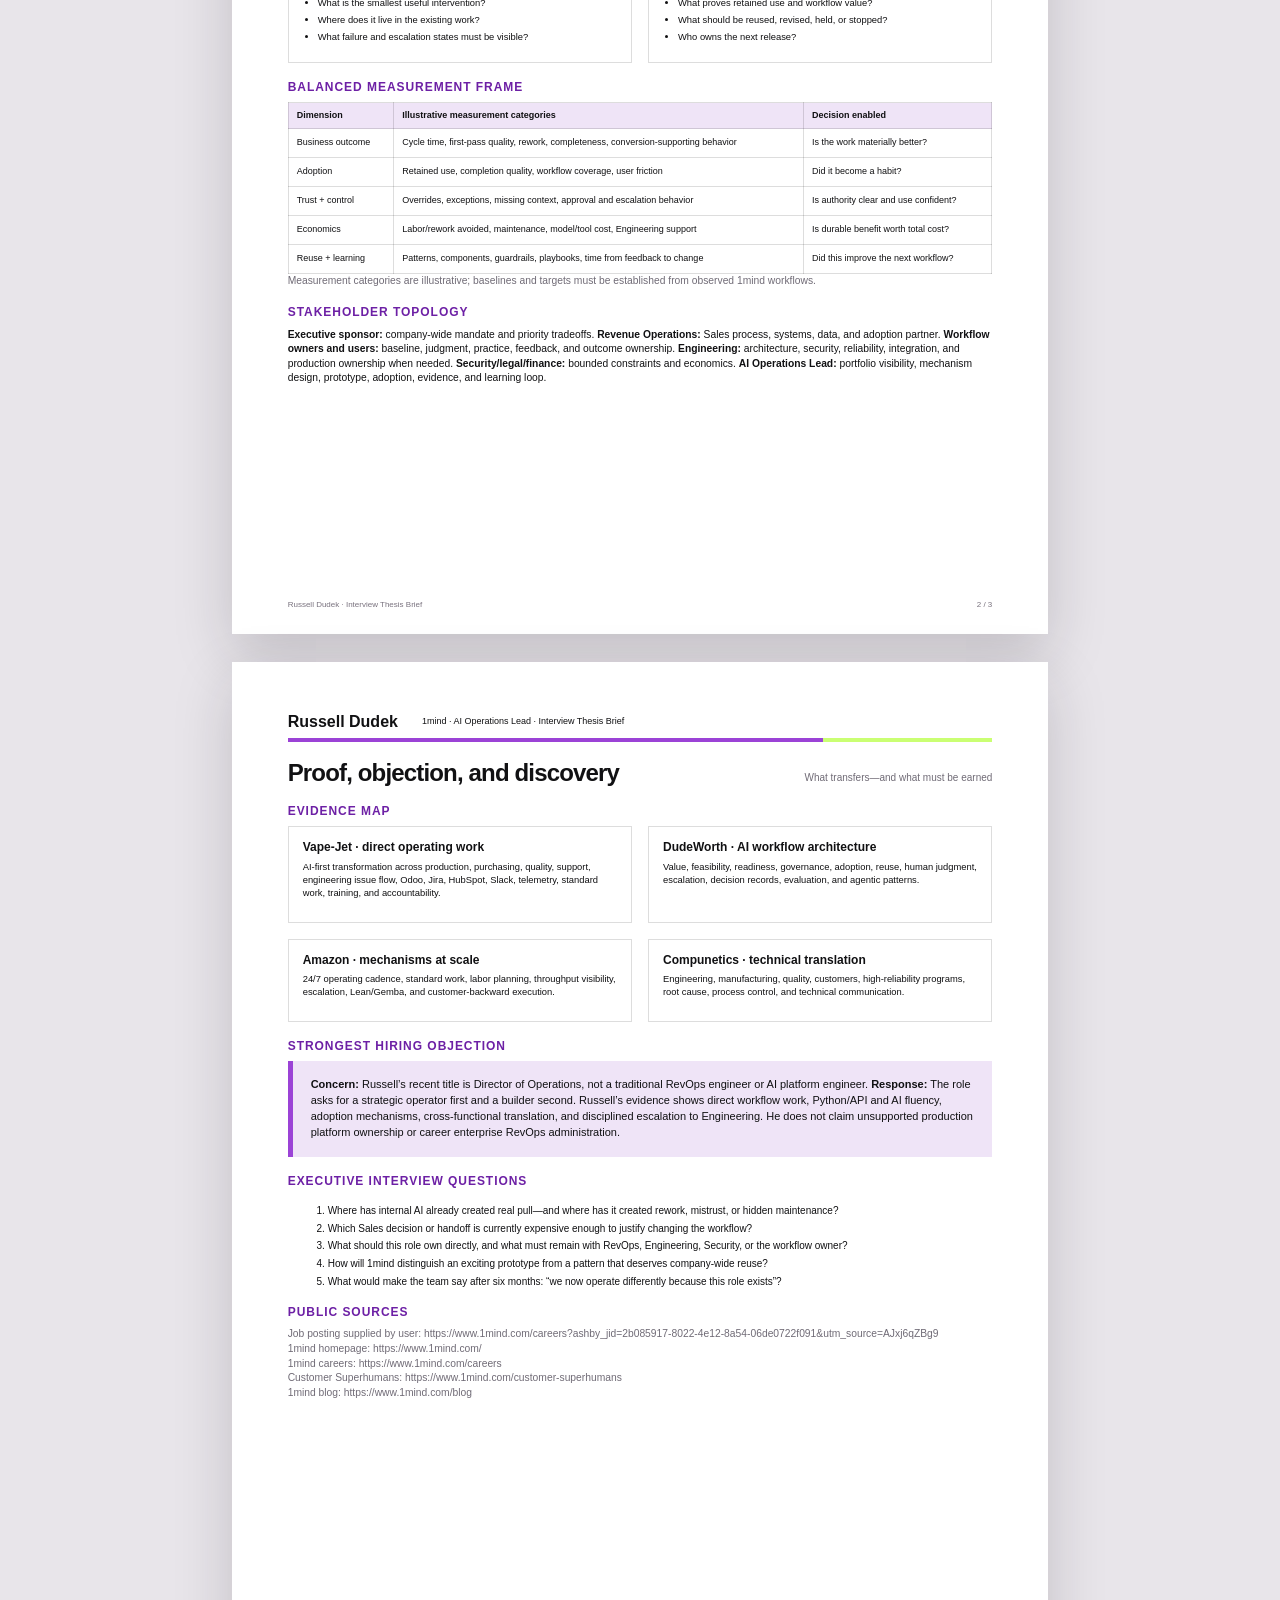
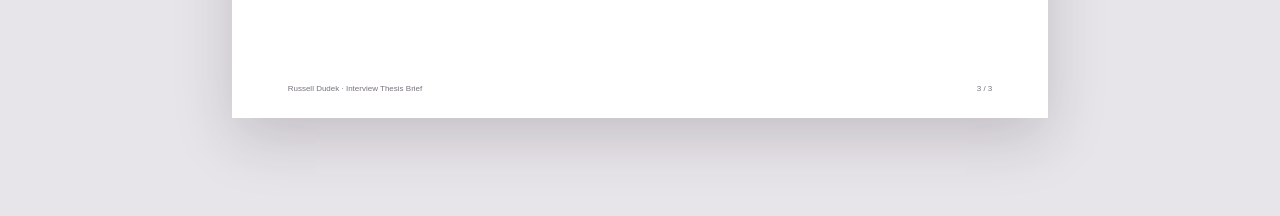
<file: interview-brief.html>
<!doctype html><html lang="en"><head><meta charset="utf-8"><meta name="viewport" content="width=device-width,initial-scale=1"><title>Russell Dudek | 1mind Interview Thesis Brief</title><link rel="stylesheet" href="styles.css"></head><body class="document-body"><div class="document-toolbar"><div class="doc-name">Interview thesis brief</div><div class="document-actions"><a href="index.html">Candidate vision</a><a class="primary" href="docs/Russell-Dudek-1mind-Interview-Thesis-Brief.pdf">Download PDF</a><button type="button" onclick="window.print()">Print</button></div></div><main class="document-stack"><section class="sheet"><div class="doc-brand">1mind · independent candidate work</div><div class="doc-header"><div class="doc-nameplate"><h1>Russell Dudek</h1><div class="identity">AI Operations & Workflow Systems Leader</div></div><div class="doc-contact"><a href="tel:+14122878640">412.287.8640</a> · <a href="mailto:russelldudek@gmail.com">russelldudek@gmail.com</a><br><a href="https://www.linkedin.com/in/russelldudek">linkedin.com/in/russelldudek</a> · Pittsburgh, Pennsylvania<br><a href="https://russelldudek.github.io/1Mind/">https://russelldudek.github.io/1Mind/</a></div></div><div class="doc-title"><h2>Interview Thesis Brief</h2><p>1mind · AI Operations Lead<br>Independent candidate work</p></div><div class="summary-box"><p><strong>Thesis:</strong> Build 1mind’s internal continuous memory. Every AI workflow should preserve context, authority, adoption evidence, and a reusable pattern so the company learns how to operate with AI—not merely how to launch automations.</p></div><div class="doc-section"><h3>Nominal role vs. actual mandate</h3><p><strong>Nominal:</strong> map workflows, partner with RevOps, build intelligent workflows and playbooks, drive adoption, partner with Engineering, and scale successful patterns.</p><p><strong>Actual mandate:</strong> create the internal operating system that converts distributed AI demand into trusted, measurable workflows—starting in Sales—while defining the standards, ownership, and learning mechanisms that allow the company to scale without slowing itself down.</p></div><div class="doc-section"><h3>Company moment</h3><p>1mind is defining Autonomous Customer Experience through Superhumans that engage, demo, onboard, and support with one continuous memory. The company publicly presents more than 100 live Superhuman deployments and a rapidly expanding customer surface. The internal operations role is therefore not adjacent to the product story; it is a credibility test of the company’s own AI-native thesis.</p></div><div class="doc-section"><h3>Operating tensions</h3><div class="brief-grid"><div class="brief-card"><h4>Experimentation speed vs durable operating standards</h4><p>Teams need freedom to discover value, but every one-off solution can create hidden maintenance, inconsistent risk, and lost learning.</p></div><div class="brief-card"><h4>Local workflow fit vs reusable playbooks</h4><p>The intervention must fit Sales work precisely while leaving assets that can travel across GTM and other functions.</p></div><div class="brief-card"><h4>AI autonomy vs human authority</h4><p>The system should remove low-value effort without obscuring who owns commitments, exceptions, approvals, and customer risk.</p></div><div class="brief-card"><h4>Builder autonomy vs Engineering discipline</h4><p>The lead must prototype quickly and know when the solution has crossed into production infrastructure that requires technical ownership.</p></div></div></div><div class="doc-section"><h3>Cost of leaving the tension unresolved</h3><p>Repeated experiments can produce duplicated effort, inconsistent controls, weak adoption, unclear ownership, hidden support burden, and no reliable way to distinguish a reusable pattern from a one-off success. This is a discovery hypothesis grounded in the role—not a claim about 1mind’s current internal state.</p></div><div class="page-footer"><span>Russell Dudek · Interview Thesis Brief</span><span>1 / 3</span></div></section><section class="sheet"><div class="continuation-header"><strong>Russell Dudek</strong><span>1mind · AI Operations Lead · Interview Thesis Brief</span></div><div class="doc-title"><h2>AI Operating Memory</h2><p>A closed learning system for one workflow</p></div><div class="memory-map"><div class="memory-cell"><b>Work signal</b><span>Observed friction, decision, owner, baseline, and current workaround.</span></div><div class="memory-cell"><b>Opportunity boundary</b><span>Value, context/data, human authority, risk, adoption burden, and technical ownership.</span></div><div class="memory-cell"><b>Bounded build</b><span>The smallest useful intervention with explicit failure modes and escalation.</span></div><div class="memory-cell"><b>Habit + owner</b><span>Insert into the real workflow; train, reinforce, support, and assign accountability.</span></div><div class="memory-cell"><b>Operating memory</b><span>Outcome evidence, overrides, guardrails, reusable components, and next decision.</span></div></div><div class="doc-section"><h3>Decision architecture</h3><div class="brief-grid"><div class="brief-card"><h4>Enter</h4><ul><li>Is the workflow consequential enough?</li><li>Is the baseline observable?</li><li>Is there a committed workflow owner?</li></ul></div><div class="brief-card"><h4>Bound</h4><ul><li>What may AI decide, draft, recommend, or execute?</li><li>What must humans retain?</li><li>What data, policy, and technical dependencies apply?</li></ul></div><div class="brief-card"><h4>Ship</h4><ul><li>What is the smallest useful intervention?</li><li>Where does it live in the existing work?</li><li>What failure and escalation states must be visible?</li></ul></div><div class="brief-card"><h4>Learn</h4><ul><li>What proves retained use and workflow value?</li><li>What should be reused, revised, held, or stopped?</li><li>Who owns the next release?</li></ul></div></div></div><div class="doc-section"><h3>Balanced measurement frame</h3><table class="plan-table"><thead><tr><th>Dimension</th><th>Illustrative measurement categories</th><th>Decision enabled</th></tr></thead><tbody><tr><td>Business outcome</td><td>Cycle time, first-pass quality, rework, completeness, conversion-supporting behavior</td><td>Is the work materially better?</td></tr><tr><td>Adoption</td><td>Retained use, completion quality, workflow coverage, user friction</td><td>Did it become a habit?</td></tr><tr><td>Trust + control</td><td>Overrides, exceptions, missing context, approval and escalation behavior</td><td>Is authority clear and use confident?</td></tr><tr><td>Economics</td><td>Labor/rework avoided, maintenance, model/tool cost, Engineering support</td><td>Is durable benefit worth total cost?</td></tr><tr><td>Reuse + learning</td><td>Patterns, components, guardrails, playbooks, time from feedback to change</td><td>Did this improve the next workflow?</td></tr></tbody></table><p class="source-note">Measurement categories are illustrative; baselines and targets must be established from observed 1mind workflows.</p></div><div class="doc-section"><h3>Stakeholder topology</h3><p><strong>Executive sponsor:</strong> company-wide mandate and priority tradeoffs. <strong>Revenue Operations:</strong> Sales process, systems, data, and adoption partner. <strong>Workflow owners and users:</strong> baseline, judgment, practice, feedback, and outcome ownership. <strong>Engineering:</strong> architecture, security, reliability, integration, and production ownership when needed. <strong>Security/legal/finance:</strong> bounded constraints and economics. <strong>AI Operations Lead:</strong> portfolio visibility, mechanism design, prototype, adoption, evidence, and learning loop.</p></div><div class="page-footer"><span>Russell Dudek · Interview Thesis Brief</span><span>2 / 3</span></div></section><section class="sheet"><div class="continuation-header"><strong>Russell Dudek</strong><span>1mind · AI Operations Lead · Interview Thesis Brief</span></div><div class="doc-title"><h2>Proof, objection, and discovery</h2><p>What transfers—and what must be earned</p></div><div class="doc-section"><h3>Evidence map</h3><div class="brief-grid"><div class="brief-card"><h4>Vape-Jet · direct operating work</h4><p>AI-first transformation across production, purchasing, quality, support, engineering issue flow, Odoo, Jira, HubSpot, Slack, telemetry, standard work, training, and accountability.</p></div><div class="brief-card"><h4>DudeWorth · AI workflow architecture</h4><p>Value, feasibility, readiness, governance, adoption, reuse, human judgment, escalation, decision records, evaluation, and agentic patterns.</p></div><div class="brief-card"><h4>Amazon · mechanisms at scale</h4><p>24/7 operating cadence, standard work, labor planning, throughput visibility, escalation, Lean/Gemba, and customer-backward execution.</p></div><div class="brief-card"><h4>Compunetics · technical translation</h4><p>Engineering, manufacturing, quality, customers, high-reliability programs, root cause, process control, and technical communication.</p></div></div></div><div class="doc-section"><h3>Strongest hiring objection</h3><div class="summary-box"><p><strong>Concern:</strong> Russell’s recent title is Director of Operations, not a traditional RevOps engineer or AI platform engineer. <strong>Response:</strong> The role asks for a strategic operator first and a builder second. Russell’s evidence shows direct workflow work, Python/API and AI fluency, adoption mechanisms, cross-functional translation, and disciplined escalation to Engineering. He does not claim unsupported production platform ownership or career enterprise RevOps administration.</p></div></div><div class="doc-section"><h3>Executive interview questions</h3><ol><li>Where has internal AI already created real pull—and where has it created rework, mistrust, or hidden maintenance?</li><li>Which Sales decision or handoff is currently expensive enough to justify changing the workflow?</li><li>What should this role own directly, and what must remain with RevOps, Engineering, Security, or the workflow owner?</li><li>How will 1mind distinguish an exciting prototype from a pattern that deserves company-wide reuse?</li><li>What would make the team say after six months: “we now operate differently because this role exists”?</li></ol></div><div class="doc-section"><h3>Public sources</h3><p class="source-note">Job posting supplied by user: https://www.1mind.com/careers?ashby_jid=2b085917-8022-4e12-8a54-06de0722f091&utm_source=AJxj6qZBg9<br>1mind homepage: https://www.1mind.com/<br>1mind careers: https://www.1mind.com/careers<br>Customer Superhumans: https://www.1mind.com/customer-superhumans<br>1mind blog: https://www.1mind.com/blog</p></div><div class="page-footer"><span>Russell Dudek · Interview Thesis Brief</span><span>3 / 3</span></div></section></main></body></html>
</file>
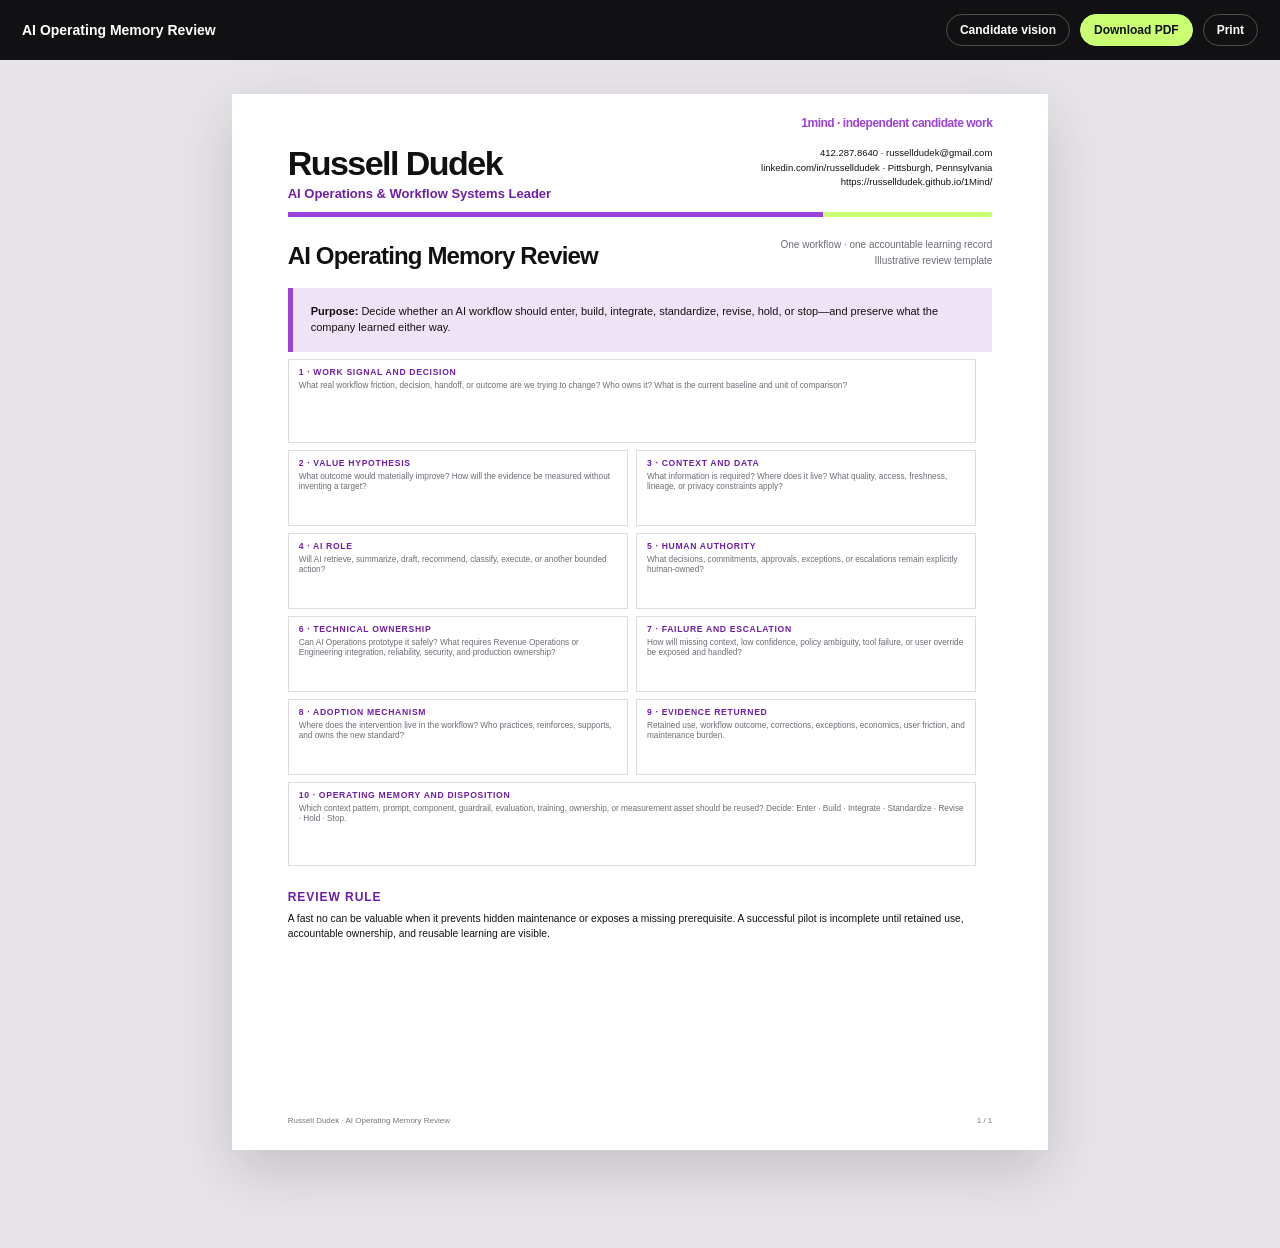
<file: operating-memory-review.html>
<!doctype html><html lang="en"><head><meta charset="utf-8"><meta name="viewport" content="width=device-width,initial-scale=1"><title>AI Operating Memory Review | Russell Dudek</title><link rel="stylesheet" href="styles.css"></head><body class="document-body"><div class="document-toolbar"><div class="doc-name">AI Operating Memory Review</div><div class="document-actions"><a href="index.html">Candidate vision</a><a class="primary" href="docs/Russell-Dudek-1mind-AI-Operating-Memory-Review.pdf">Download PDF</a><button type="button" onclick="window.print()">Print</button></div></div><main class="document-stack"><section class="sheet"><div class="doc-brand">1mind · independent candidate work</div><div class="doc-header"><div class="doc-nameplate"><h1>Russell Dudek</h1><div class="identity">AI Operations & Workflow Systems Leader</div></div><div class="doc-contact"><a href="tel:+14122878640">412.287.8640</a> · <a href="mailto:russelldudek@gmail.com">russelldudek@gmail.com</a><br><a href="https://www.linkedin.com/in/russelldudek">linkedin.com/in/russelldudek</a> · Pittsburgh, Pennsylvania<br><a href="https://russelldudek.github.io/1Mind/">https://russelldudek.github.io/1Mind/</a></div></div><div class="doc-title"><h2>AI Operating Memory Review</h2><p>One workflow · one accountable learning record<br>Illustrative review template</p></div><div class="summary-box"><p><strong>Purpose:</strong> Decide whether an AI workflow should enter, build, integrate, standardize, revise, hold, or stop—and preserve what the company learned either way.</p></div><table class="review-table" aria-label="AI Operating Memory Review fields"><tbody>
<tr><td colspan="2" class="wide"><h3>1 · Work signal and decision</h3><p>What real workflow friction, decision, handoff, or outcome are we trying to change? Who owns it? What is the current baseline and unit of comparison?</p></td></tr>
<tr><td><h3>2 · Value hypothesis</h3><p>What outcome would materially improve? How will the evidence be measured without inventing a target?</p></td><td><h3>3 · Context and data</h3><p>What information is required? Where does it live? What quality, access, freshness, lineage, or privacy constraints apply?</p></td></tr>
<tr><td><h3>4 · AI role</h3><p>Will AI retrieve, summarize, draft, recommend, classify, execute, or another bounded action?</p></td><td><h3>5 · Human authority</h3><p>What decisions, commitments, approvals, exceptions, or escalations remain explicitly human-owned?</p></td></tr>
<tr><td><h3>6 · Technical ownership</h3><p>Can AI Operations prototype it safely? What requires Revenue Operations or Engineering integration, reliability, security, and production ownership?</p></td><td><h3>7 · Failure and escalation</h3><p>How will missing context, low confidence, policy ambiguity, tool failure, or user override be exposed and handled?</p></td></tr>
<tr><td><h3>8 · Adoption mechanism</h3><p>Where does the intervention live in the workflow? Who practices, reinforces, supports, and owns the new standard?</p></td><td><h3>9 · Evidence returned</h3><p>Retained use, workflow outcome, corrections, exceptions, economics, user friction, and maintenance burden.</p></td></tr>
<tr><td colspan="2" class="wide"><h3>10 · Operating memory and disposition</h3><p>Which context pattern, prompt, component, guardrail, evaluation, training, ownership, or measurement asset should be reused? Decide: Enter · Build · Integrate · Standardize · Revise · Hold · Stop.</p></td></tr>
</tbody></table><div class="doc-section"><h3>Review rule</h3><p>A fast no can be valuable when it prevents hidden maintenance or exposes a missing prerequisite. A successful pilot is incomplete until retained use, accountable ownership, and reusable learning are visible.</p></div><div class="page-footer"><span>Russell Dudek · AI Operating Memory Review</span><span>1 / 1</span></div></section></main></body></html>
</file>
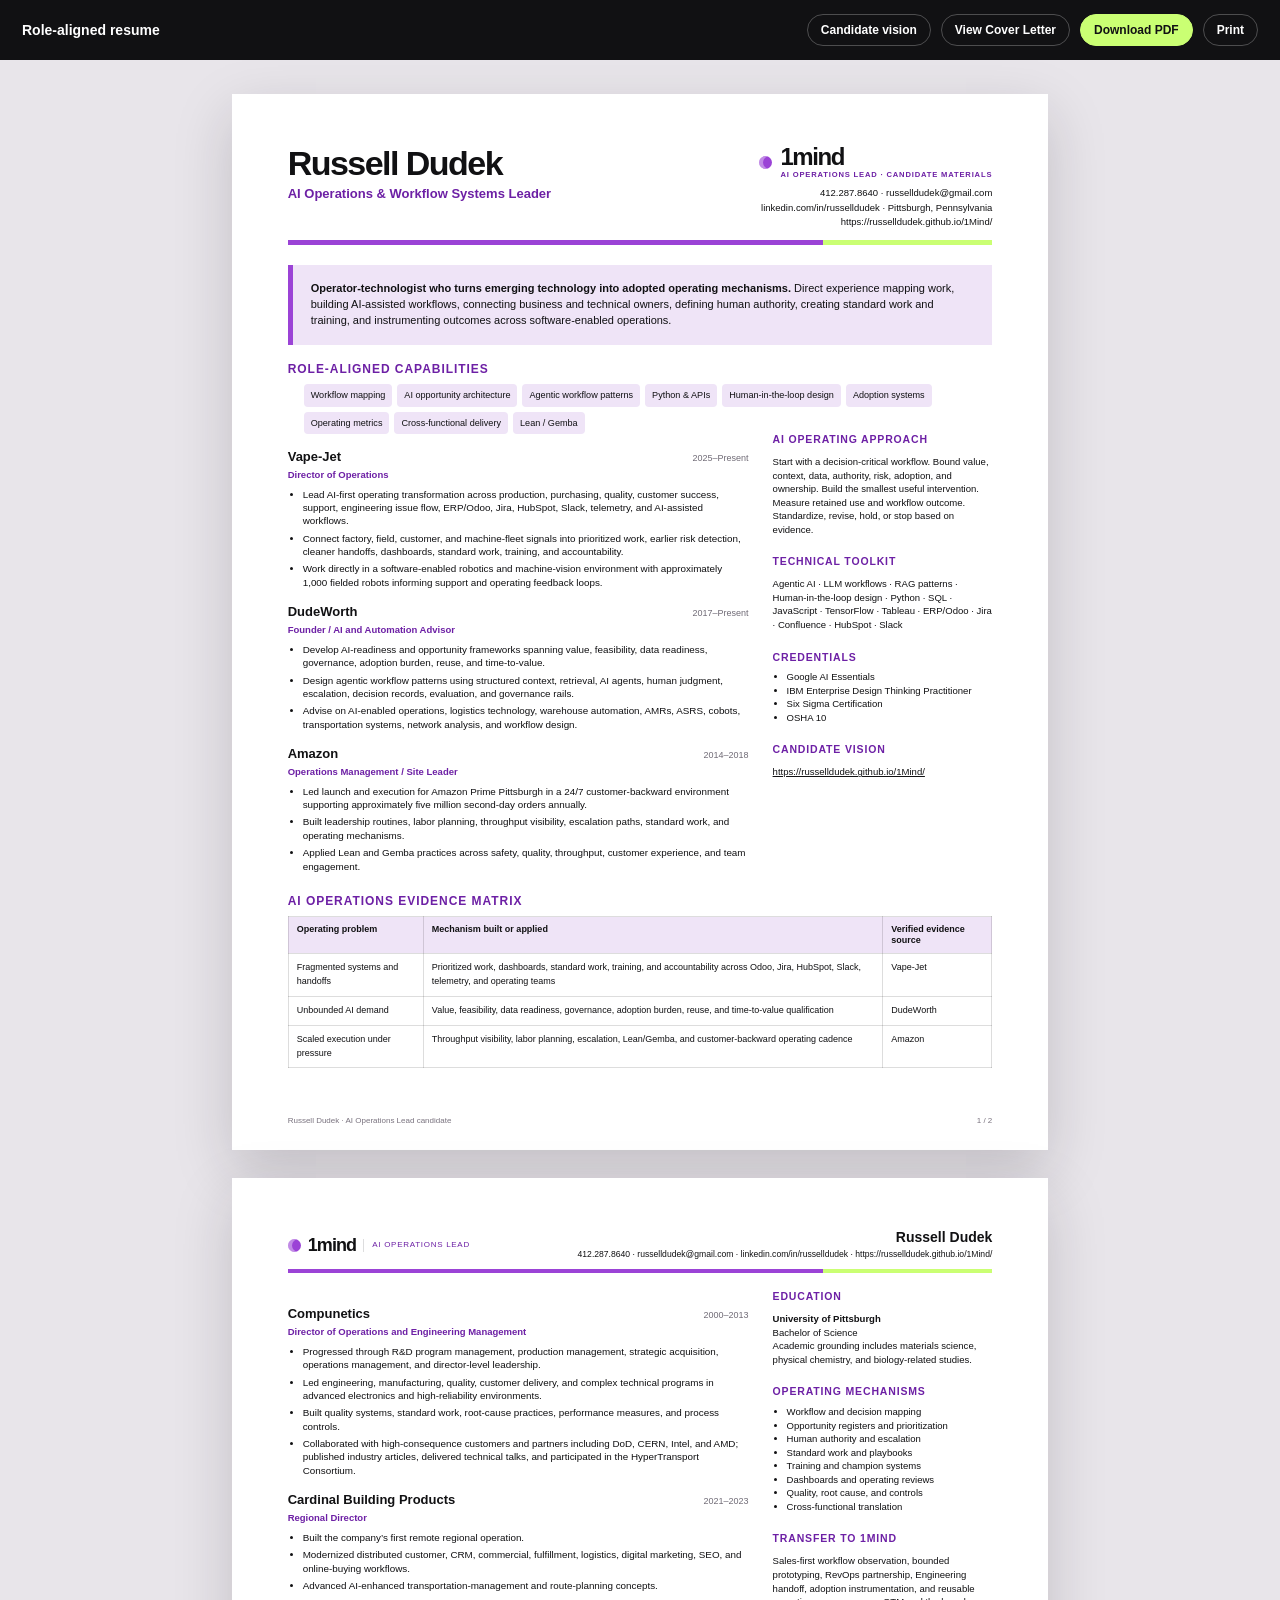
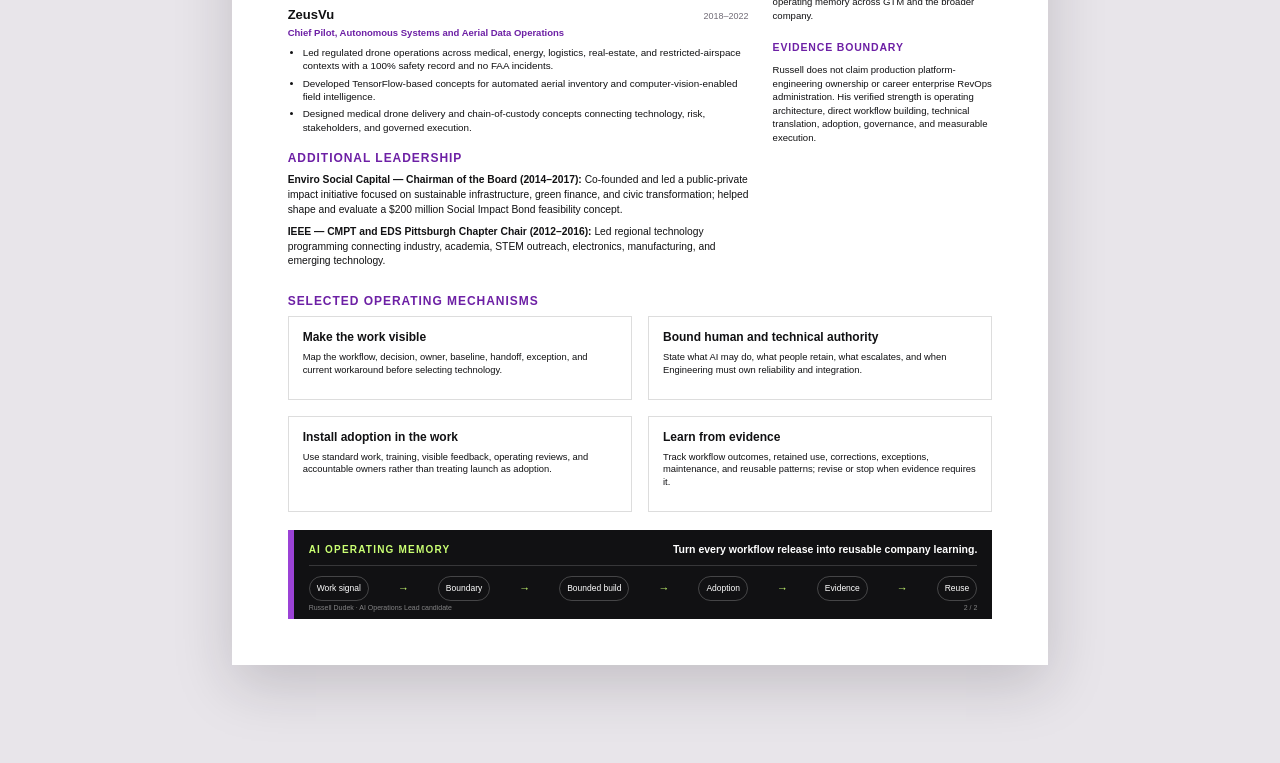
<file: resume.html>
<!doctype html><html lang="en"><head><meta charset="utf-8"><meta name="viewport" content="width=device-width,initial-scale=1"><title>Russell Dudek | AI Operations Lead Resume</title><link rel="stylesheet" href="styles.css"></head><body class="document-body"><div class="document-toolbar"><div class="doc-name">Role-aligned resume</div><div class="document-actions"><a href="index.html">Candidate vision</a><a href="cover-letter.html">View Cover Letter</a><a class="primary" href="docs/Russell-Dudek-1mind-Resume.pdf">Download PDF</a><button type="button" onclick="window.print()">Print</button></div></div><main class="document-stack">
<section class="sheet resume-page resume-page-one"><div class="doc-header"><div class="doc-nameplate"><h1>Russell Dudek</h1><div class="identity">AI Operations & Workflow Systems Leader</div></div><div class="doc-contact"><div class="doc-company-lockup"><span class="doc-brand-dot" aria-hidden="true"></span><div><strong class="doc-brand-word">1mind</strong><span class="doc-brand-caption">AI Operations Lead · candidate materials</span></div></div><a href="tel:+14122878640">412.287.8640</a> · <a href="mailto:russelldudek@gmail.com">russelldudek@gmail.com</a><br><a href="https://www.linkedin.com/in/russelldudek">linkedin.com/in/russelldudek</a> · Pittsburgh, Pennsylvania<br><a href="https://russelldudek.github.io/1Mind/">https://russelldudek.github.io/1Mind/</a></div></div><div class="summary-box"><p><strong>Operator-technologist who turns emerging technology into adopted operating mechanisms.</strong> Direct experience mapping work, building AI-assisted workflows, connecting business and technical owners, defining human authority, creating standard work and training, and instrumenting outcomes across software-enabled operations.</p></div>
<div class="doc-section"><h3>Role-aligned capabilities</h3><ul class="capability-list"><li>Workflow mapping</li><li>AI opportunity architecture</li><li>Agentic workflow patterns</li><li>Python & APIs</li><li>Human-in-the-loop design</li><li>Adoption systems</li><li>Operating metrics</li><li>Cross-functional delivery</li><li>Lean / Gemba</li></ul></div>
<div class="resume-grid"><div>
<div class="experience"><div class="experience-head"><h3>Vape-Jet</h3><span>2025–Present</span></div><div class="role">Director of Operations</div><ul><li>Lead AI-first operating transformation across production, purchasing, quality, customer success, support, engineering issue flow, ERP/Odoo, Jira, HubSpot, Slack, telemetry, and AI-assisted workflows.</li><li>Connect factory, field, customer, and machine-fleet signals into prioritized work, earlier risk detection, cleaner handoffs, dashboards, standard work, training, and accountability.</li><li>Work directly in a software-enabled robotics and machine-vision environment with approximately 1,000 fielded robots informing support and operating feedback loops.</li></ul></div>
<div class="experience"><div class="experience-head"><h3>DudeWorth</h3><span>2017–Present</span></div><div class="role">Founder / AI and Automation Advisor</div><ul><li>Develop AI-readiness and opportunity frameworks spanning value, feasibility, data readiness, governance, adoption burden, reuse, and time-to-value.</li><li>Design agentic workflow patterns using structured context, retrieval, AI agents, human judgment, escalation, decision records, evaluation, and governance rails.</li><li>Advise on AI-enabled operations, logistics technology, warehouse automation, AMRs, ASRS, cobots, transportation systems, network analysis, and workflow design.</li></ul></div>
<div class="experience"><div class="experience-head"><h3>Amazon</h3><span>2014–2018</span></div><div class="role">Operations Management / Site Leader</div><ul><li>Led launch and execution for Amazon Prime Pittsburgh in a 24/7 customer-backward environment supporting approximately five million second-day orders annually.</li><li>Built leadership routines, labor planning, throughput visibility, escalation paths, standard work, and operating mechanisms.</li><li>Applied Lean and Gemba practices across safety, quality, throughput, customer experience, and team engagement.</li></ul></div>
</div><aside>
<div class="sidebar-block"><h3>AI operating approach</h3><p>Start with a decision-critical workflow. Bound value, context, data, authority, risk, adoption, and ownership. Build the smallest useful intervention. Measure retained use and workflow outcome. Standardize, revise, hold, or stop based on evidence.</p></div>
<div class="sidebar-block"><h3>Technical toolkit</h3><p>Agentic AI · LLM workflows · RAG patterns · Human-in-the-loop design · Python · SQL · JavaScript · TensorFlow · Tableau · ERP/Odoo · Jira · Confluence · HubSpot · Slack</p></div>
<div class="sidebar-block"><h3>Credentials</h3><ul><li>Google AI Essentials</li><li>IBM Enterprise Design Thinking Practitioner</li><li>Six Sigma Certification</li><li>OSHA 10</li></ul></div>
<div class="sidebar-block"><h3>Candidate vision</h3><p><a href="https://russelldudek.github.io/1Mind/">https://russelldudek.github.io/1Mind/</a></p></div>
</aside></div><div class="doc-section"><h3>AI operations evidence matrix</h3><table class="plan-table"><thead><tr><th>Operating problem</th><th>Mechanism built or applied</th><th>Verified evidence source</th></tr></thead><tbody><tr><td>Fragmented systems and handoffs</td><td>Prioritized work, dashboards, standard work, training, and accountability across Odoo, Jira, HubSpot, Slack, telemetry, and operating teams</td><td>Vape-Jet</td></tr><tr><td>Unbounded AI demand</td><td>Value, feasibility, data readiness, governance, adoption burden, reuse, and time-to-value qualification</td><td>DudeWorth</td></tr><tr><td>Scaled execution under pressure</td><td>Throughput visibility, labor planning, escalation, Lean/Gemba, and customer-backward operating cadence</td><td>Amazon</td></tr></tbody></table></div><div class="page-footer"><span>Russell Dudek · AI Operations Lead candidate</span><span>1 / 2</span></div></section>
<section class="sheet resume-page resume-page-two"><div class="continuation-header"><div class="mini-brand"><span class="doc-brand-dot" aria-hidden="true"></span><strong>1mind</strong><em>AI Operations Lead</em></div><div class="continuation-contact"><strong>Russell Dudek</strong><span>412.287.8640 · russelldudek@gmail.com · linkedin.com/in/russelldudek · https://russelldudek.github.io/1Mind/</span></div></div><div class="resume-grid"><div>
<div class="experience"><div class="experience-head"><h3>Compunetics</h3><span>2000–2013</span></div><div class="role">Director of Operations and Engineering Management</div><ul><li>Progressed through R&D program management, production management, strategic acquisition, operations management, and director-level leadership.</li><li>Led engineering, manufacturing, quality, customer delivery, and complex technical programs in advanced electronics and high-reliability environments.</li><li>Built quality systems, standard work, root-cause practices, performance measures, and process controls.</li><li>Collaborated with high-consequence customers and partners including DoD, CERN, Intel, and AMD; published industry articles, delivered technical talks, and participated in the HyperTransport Consortium.</li></ul></div>
<div class="experience"><div class="experience-head"><h3>Cardinal Building Products</h3><span>2021–2023</span></div><div class="role">Regional Director</div><ul><li>Built the company’s first remote regional operation.</li><li>Modernized distributed customer, CRM, commercial, fulfillment, logistics, digital marketing, SEO, and online-buying workflows.</li><li>Advanced AI-enhanced transportation-management and route-planning concepts.</li></ul></div>
<div class="experience"><div class="experience-head"><h3>ZeusVu</h3><span>2018–2022</span></div><div class="role">Chief Pilot, Autonomous Systems and Aerial Data Operations</div><ul><li>Led regulated drone operations across medical, energy, logistics, real-estate, and restricted-airspace contexts with a 100% safety record and no FAA incidents.</li><li>Developed TensorFlow-based concepts for automated aerial inventory and computer-vision-enabled field intelligence.</li><li>Designed medical drone delivery and chain-of-custody concepts connecting technology, risk, stakeholders, and governed execution.</li></ul></div>
<div class="doc-section"><h3>Additional leadership</h3><p><strong>Enviro Social Capital — Chairman of the Board (2014–2017):</strong> Co-founded and led a public-private impact initiative focused on sustainable infrastructure, green finance, and civic transformation; helped shape and evaluate a $200 million Social Impact Bond feasibility concept.</p><p><strong>IEEE — CMPT and EDS Pittsburgh Chapter Chair (2012–2016):</strong> Led regional technology programming connecting industry, academia, STEM outreach, electronics, manufacturing, and emerging technology.</p></div>
</div><aside>
<div class="sidebar-block"><h3>Education</h3><p><strong>University of Pittsburgh</strong><br>Bachelor of Science<br>Academic grounding includes materials science, physical chemistry, and biology-related studies.</p></div>
<div class="sidebar-block"><h3>Operating mechanisms</h3><ul><li>Workflow and decision mapping</li><li>Opportunity registers and prioritization</li><li>Human authority and escalation</li><li>Standard work and playbooks</li><li>Training and champion systems</li><li>Dashboards and operating reviews</li><li>Quality, root cause, and controls</li><li>Cross-functional translation</li></ul></div>
<div class="sidebar-block"><h3>Transfer to 1mind</h3><p>Sales-first workflow observation, bounded prototyping, RevOps partnership, Engineering handoff, adoption instrumentation, and reusable operating memory across GTM and the broader company.</p></div>
<div class="sidebar-block"><h3>Evidence boundary</h3><p>Russell does not claim production platform-engineering ownership or career enterprise RevOps administration. His verified strength is operating architecture, direct workflow building, technical translation, adoption, governance, and measurable execution.</p></div>
</aside></div><div class="doc-section"><h3>Selected operating mechanisms</h3><div class="brief-grid"><div class="brief-card"><h4>Make the work visible</h4><p>Map the workflow, decision, owner, baseline, handoff, exception, and current workaround before selecting technology.</p></div><div class="brief-card"><h4>Bound human and technical authority</h4><p>State what AI may do, what people retain, what escalates, and when Engineering must own reliability and integration.</p></div><div class="brief-card"><h4>Install adoption in the work</h4><p>Use standard work, training, visible feedback, operating reviews, and accountable owners rather than treating launch as adoption.</p></div><div class="brief-card"><h4>Learn from evidence</h4><p>Track workflow outcomes, retained use, corrections, exceptions, maintenance, and reusable patterns; revise or stop when evidence requires it.</p></div></div></div><div class="operating-memory-ribbon"><div class="memory-ribbon-title"><span>AI Operating Memory</span><strong>Turn every workflow release into reusable company learning.</strong></div><div class="memory-ribbon-steps"><span>Work signal</span><b>→</b><span>Boundary</span><b>→</b><span>Bounded build</span><b>→</b><span>Adoption</span><b>→</b><span>Evidence</span><b>→</b><span>Reuse</span></div></div><div class="page-footer"><span>Russell Dudek · AI Operations Lead candidate</span><span>2 / 2</span></div></section></main></body></html>
</file>
<file: styles.css>
@import url("brand-tokens.css");
@import url("styles-01.css");
@import url("styles-02.css");
@import url("styles-03.css");
@import url("styles-04.css");
@import url("styles-05.css");
@import url("document-branding.css");
</file>
<file: revision.css>
/* Symmetric operating-memory revision and expanded entry-plan system. */
.hero-dual-loop{position:relative;width:min(700px,49vw);aspect-ratio:760/470}.hero-loop-svg{position:absolute;inset:0;width:100%;height:100%;overflow:visible;filter:drop-shadow(0 28px 46px rgba(0,0,0,.28))}.hero-loop-base{fill:none;stroke:rgba(255,255,255,.13);stroke-width:3}.hero-loop{fill:none;stroke-width:10;stroke-linecap:round;stroke-dasharray:22 18;animation:rf-loop-dash 8s linear infinite}.hero-loop.execution{stroke:var(--brand-purple)}.hero-loop.learning{stroke:var(--memory-lime);animation-direction:reverse}.hero-packet{filter:drop-shadow(0 0 12px rgba(255,255,255,.55))}.execution-packet{fill:#c98bff}.learning-packet{fill:var(--memory-lime)}.cross-packet{fill:#fff;opacity:.9}.hero-loop-copy{position:absolute;top:6%;width:34%;text-align:center}.hero-loop-copy strong{display:block;font:750 clamp(17px,1.8vw,25px)/1.05 var(--display);letter-spacing:-.035em}.hero-loop-copy span{display:block;margin-top:7px;color:#aaa4ae;font-size:11px;text-transform:uppercase;letter-spacing:.09em}.hero-execution{left:4%}.hero-learning{right:4%}.hero-gate{position:absolute;left:50%;top:50%;width:190px;min-height:190px;transform:translate(-50%,-50%);border-radius:50%;display:grid;place-content:center;padding:26px;text-align:center;background:linear-gradient(145deg,#a94de3,#7d2bb6);border:1px solid rgba(255,255,255,.28);box-shadow:0 0 0 18px rgba(155,67,214,.1),0 0 80px rgba(155,67,214,.38)}.hero-gate small{color:rgba(255,255,255,.72);font:800 9px/1 var(--body);text-transform:uppercase;letter-spacing:.13em}.hero-gate strong{margin-top:10px;font:780 clamp(22px,2.5vw,34px)/.95 var(--display);letter-spacing:-.045em}.hero-gate span{margin-top:10px;color:rgba(255,255,255,.72);font-size:10px;line-height:1.35}.hero-outcome{position:absolute;left:50%;bottom:1%;transform:translateX(-50%);display:flex;align-items:center;gap:10px;white-space:nowrap;color:#bfb8c4;font:700 10px/1 var(--body);text-transform:uppercase;letter-spacing:.1em}.hero-outcome b{color:#fff;font-size:16px}@keyframes rf-loop-dash{to{stroke-dashoffset:-160}}
.dual-loop-system{position:relative;margin:40px auto 0;width:min(680px,100%);min-height:500px;display:grid;grid-template-columns:minmax(148px,1fr) 186px minmax(148px,1fr);grid-template-rows:repeat(3,1fr);gap:18px 28px;align-items:center}.dual-loop-svg{position:absolute;z-index:0;inset:0 -3%;width:106%;height:100%;overflow:visible}.dual-loop-base{fill:none;stroke:rgba(255,255,255,.14);stroke-width:3}.dual-loop-path{fill:none;stroke-width:8;stroke-linecap:round;stroke-dasharray:20 16;animation:rf-loop-dash 7.2s linear infinite}.dual-loop-path.execution{stroke:var(--brand-purple)}.dual-loop-path.learning{stroke:var(--memory-lime);animation-direction:reverse}.loop-node{position:relative;z-index:2;height:108px;min-height:108px;padding:15px 17px 14px;border-radius:18px;background:rgba(39,37,43,.96);border:1px solid rgba(255,255,255,.16);box-shadow:0 16px 28px rgba(0,0,0,.22)}.loop-node:after{content:"";position:absolute;inset:-1px;border-radius:inherit;border:2px solid transparent;opacity:0;animation:rf-node-cycle 6.6s ease-in-out infinite;animation-delay:var(--delay);pointer-events:none}.loop-node.execution{border-left:4px solid var(--brand-purple)}.loop-node.learning{border-right:4px solid var(--memory-lime)}.loop-node.execution:after{border-color:rgba(201,139,255,.82)}.loop-node.learning:after{border-color:rgba(202,255,115,.78)}.loop-step{display:block;color:#8f8893;font:800 9px/1 var(--body);letter-spacing:.12em}.loop-node b{display:block;margin-top:7px;font:730 14px/1.05 var(--display);color:#fff}.loop-node small{display:block;margin-top:7px;color:#aaa4ae;font-size:10px;line-height:1.32}.loop-observe{grid-column:1;grid-row:1}.loop-bound{grid-column:1;grid-row:2}.loop-build{grid-column:1;grid-row:3}.loop-embed{grid-column:3;grid-row:1}.loop-verify{grid-column:3;grid-row:2}.loop-compound{grid-column:3;grid-row:3}.loop-gate{position:relative;z-index:3;grid-column:2;grid-row:1/4;align-self:center;width:186px;min-height:220px;border-radius:50%;display:grid;place-content:center;padding:24px;text-align:center;background:linear-gradient(145deg,#a94de3,#7928af);border:1px solid rgba(255,255,255,.3);box-shadow:0 0 0 16px rgba(155,67,214,.1),0 0 62px rgba(155,67,214,.36)}.loop-gate small{color:rgba(255,255,255,.68);font:800 9px/1 var(--body);text-transform:uppercase;letter-spacing:.12em}.loop-gate strong{margin-top:10px;font:760 21px/1.05 var(--display);color:#fff;letter-spacing:-.035em}.loop-gate span{margin-top:10px;color:rgba(255,255,255,.7);font-size:9.5px;line-height:1.35}@keyframes rf-node-cycle{0%,72%,100%{opacity:0;transform:scale(1)}8%,22%{opacity:1;transform:scale(1.018)}}
.plan-heading{display:grid;grid-template-columns:1fr .55fr;gap:55px;align-items:end}.plan-promise{padding:25px;background:var(--brand-black);color:#fff;border-radius:4px 4px 22px 4px}.plan-promise span{display:block;color:var(--memory-lime);font:800 10px/1 var(--body);text-transform:uppercase;letter-spacing:.11em}.plan-promise strong{display:block;margin-top:10px;font:700 18px/1.2 var(--display)}.plan-board{margin-top:50px;overflow:hidden;border:1px solid rgba(17,17,19,.16);background:#fff;box-shadow:var(--shadow)}.plan-board-header,.plan-workstream{display:grid;grid-template-columns:190px repeat(3,minmax(0,1fr))}.plan-board-header{background:var(--brand-black);color:#fff}.plan-board-header>div{padding:16px 18px;border-right:1px solid rgba(255,255,255,.14);font:720 13px/1.2 var(--display)}.plan-board-header>div:last-child{border-right:0}.plan-board-header span{display:block;margin-bottom:6px;color:var(--memory-lime);font:800 9px/1 var(--body);text-transform:uppercase;letter-spacing:.11em}.plan-workstream{border-bottom:1px solid var(--border)}.plan-workstream:last-child{border-bottom:0}.stream-name{display:flex;gap:12px;padding:20px 18px;background:#f6f1fa;border-right:1px solid var(--border)}.stream-name span{color:var(--brand-purple-deep);font:800 10px/1 var(--body)}.stream-name strong{font:730 17px/1.05 var(--display)}.stream-phase{padding:19px 18px;border-right:1px solid var(--border)}.stream-phase:last-child{border-right:0}.stream-phase p{margin:0;color:var(--brand-muted);font-size:13px;line-height:1.4}.stream-phase small{display:block;margin-top:12px;color:var(--brand-black);font:800 9px/1.35 var(--body);text-transform:uppercase;letter-spacing:.04em}.plan-decision-band{display:grid;grid-template-columns:repeat(3,1fr);border:1px solid rgba(17,17,19,.18);border-top:0;background:rgba(255,255,255,.43)}.plan-decision-band>div{padding:22px 20px;border-right:1px solid rgba(17,17,19,.15)}.plan-decision-band>div:last-child{border-right:0}.plan-decision-band span{display:block;color:var(--brand-purple-deep);font:800 9px/1 var(--body);text-transform:uppercase;letter-spacing:.11em}.plan-decision-band strong{display:block;margin-top:9px;font:700 17px/1.1 var(--display)}.plan-decision-band p{margin:7px 0 0;color:var(--brand-muted);font-size:12px}
.memory-map{grid-template-columns:repeat(6,1fr)}.plan-principles{display:grid;grid-template-columns:repeat(4,1fr);gap:8px;margin-top:8px}.principle-card{padding:11px;background:var(--brand-black);color:#fff;border-radius:7px;min-height:78px}.principle-card b{display:block;color:var(--memory-lime);font:700 9px/1.1 var(--display)}.principle-card span{display:block;margin-top:7px;color:#c7c2c9;font-size:7.9px;line-height:1.3}.learning-grid{display:grid;grid-template-columns:1fr 1fr;gap:10px}.learning-card{padding:12px;border:1px solid var(--border);min-height:84px}.learning-card h4{margin:0 0 5px;font:700 10px/1.1 var(--display)}.learning-card p{margin:0;font-size:8.5px;line-height:1.35}.week-strip{display:grid;grid-template-columns:repeat(4,1fr);gap:8px}.week-card{padding:10px;border:1px solid var(--border);min-height:105px}.week-card b{color:var(--brand-purple-deep);font:800 8px/1 var(--body);text-transform:uppercase;letter-spacing:.08em}.week-card p{margin:6px 0;font-size:8.3px;line-height:1.32}.week-card small{color:var(--brand-muted);font-size:7.5px}.decision-gate{margin-top:16px;padding:12px 14px;background:var(--brand-black);color:#fff;border-left:5px solid var(--memory-lime);break-inside:avoid}.decision-gate span{color:var(--memory-lime);font:800 8px/1 var(--body);text-transform:uppercase;letter-spacing:.1em}.decision-gate strong{display:block;margin-top:6px;font:700 11px/1.28 var(--display)}.decision-gate p{margin:6px 0 0;color:#c7c2c9;font-size:8.4px;line-height:1.3}.pilot-pair{display:grid;grid-template-columns:1fr 1fr;gap:12px}.pilot-card{padding:14px;border:1px solid var(--border);border-top:4px solid var(--brand-purple);min-height:142px}.pilot-card:last-child{border-top-color:#739d2c}.pilot-card .label{color:var(--brand-purple-deep);font:800 8px/1 var(--body);text-transform:uppercase;letter-spacing:.08em}.pilot-card h4{margin:9px 0 6px;font:700 12px/1.15 var(--display)}.pilot-card p,.pilot-card li{font-size:8.4px;line-height:1.34}.cadence-grid{display:grid;grid-template-columns:repeat(4,1fr);gap:8px}.cadence-card{padding:10px;background:var(--brand-lavender);min-height:62px;font-size:8px;line-height:1.3}.cadence-card b{display:block;color:var(--brand-purple-deep);margin-bottom:4px}.deliverable-grid{display:grid;grid-template-columns:repeat(3,1fr);gap:7px}.deliverable-grid div{padding:8px;border:1px solid var(--border);background:var(--brand-lavender);text-align:center;font:700 8.2px/1.2 var(--display)}.risk-table td:first-child{width:24%;color:var(--brand-purple-deep);font-weight:700}
@media(max-width:1000px){.hero-dual-loop{width:min(720px,90vw)}.plan-heading{grid-template-columns:1fr}.plan-board{overflow-x:auto}.plan-board-header,.plan-workstream{min-width:980px}}@media(max-width:700px){.memory-stage{min-height:360px}.hero-dual-loop{width:100%;aspect-ratio:760/520}.hero-loop-copy{top:2%;width:39%}.hero-loop-copy strong{font-size:15px}.hero-loop-copy span{font-size:8px}.hero-gate{width:142px;min-height:142px;padding:18px}.hero-gate strong{font-size:21px}.hero-outcome{bottom:0;font-size:8px}.dual-loop-system{min-height:0;grid-template-columns:1fr 1fr;grid-template-rows:auto;gap:10px;margin-top:28px}.dual-loop-svg{display:none}.loop-node{height:auto;min-height:92px}.loop-observe,.loop-bound,.loop-build,.loop-embed,.loop-verify,.loop-compound{grid-column:auto;grid-row:auto}.loop-gate{grid-column:1/-1;grid-row:auto;order:-1;width:100%;min-height:auto;border-radius:18px;padding:18px}.plan-board{overflow:visible;box-shadow:none;border:0;background:transparent}.plan-board-header{display:none}.plan-workstream{min-width:0;display:block;margin-bottom:18px;border:1px solid var(--border);background:#fff}.stream-name{border-right:0}.stream-phase{border-right:0;border-top:1px solid var(--border)}.stream-phase:before{display:block;margin-bottom:7px;color:var(--brand-purple-deep);font:800 9px/1 var(--body);text-transform:uppercase;letter-spacing:.1em}.stream-phase:nth-child(2):before{content:"Days 1–30 · Read + bound"}.stream-phase:nth-child(3):before{content:"Days 31–60 · Build + prove"}.stream-phase:nth-child(4):before{content:"Days 61–90 · Standardize + compound"}.plan-decision-band{grid-template-columns:1fr}.plan-decision-band>div{border-right:0;border-bottom:1px solid rgba(17,17,19,.15)}.plan-principles,.learning-grid,.week-strip,.pilot-pair,.cadence-grid,.deliverable-grid{grid-template-columns:1fr}.memory-map{grid-template-columns:1fr}}
@media(prefers-reduced-motion:reduce){.hero-packet,.loop-packet{display:none}.hero-loop,.dual-loop-path{stroke-dashoffset:0}.loop-node:after{display:none}}
</file>
